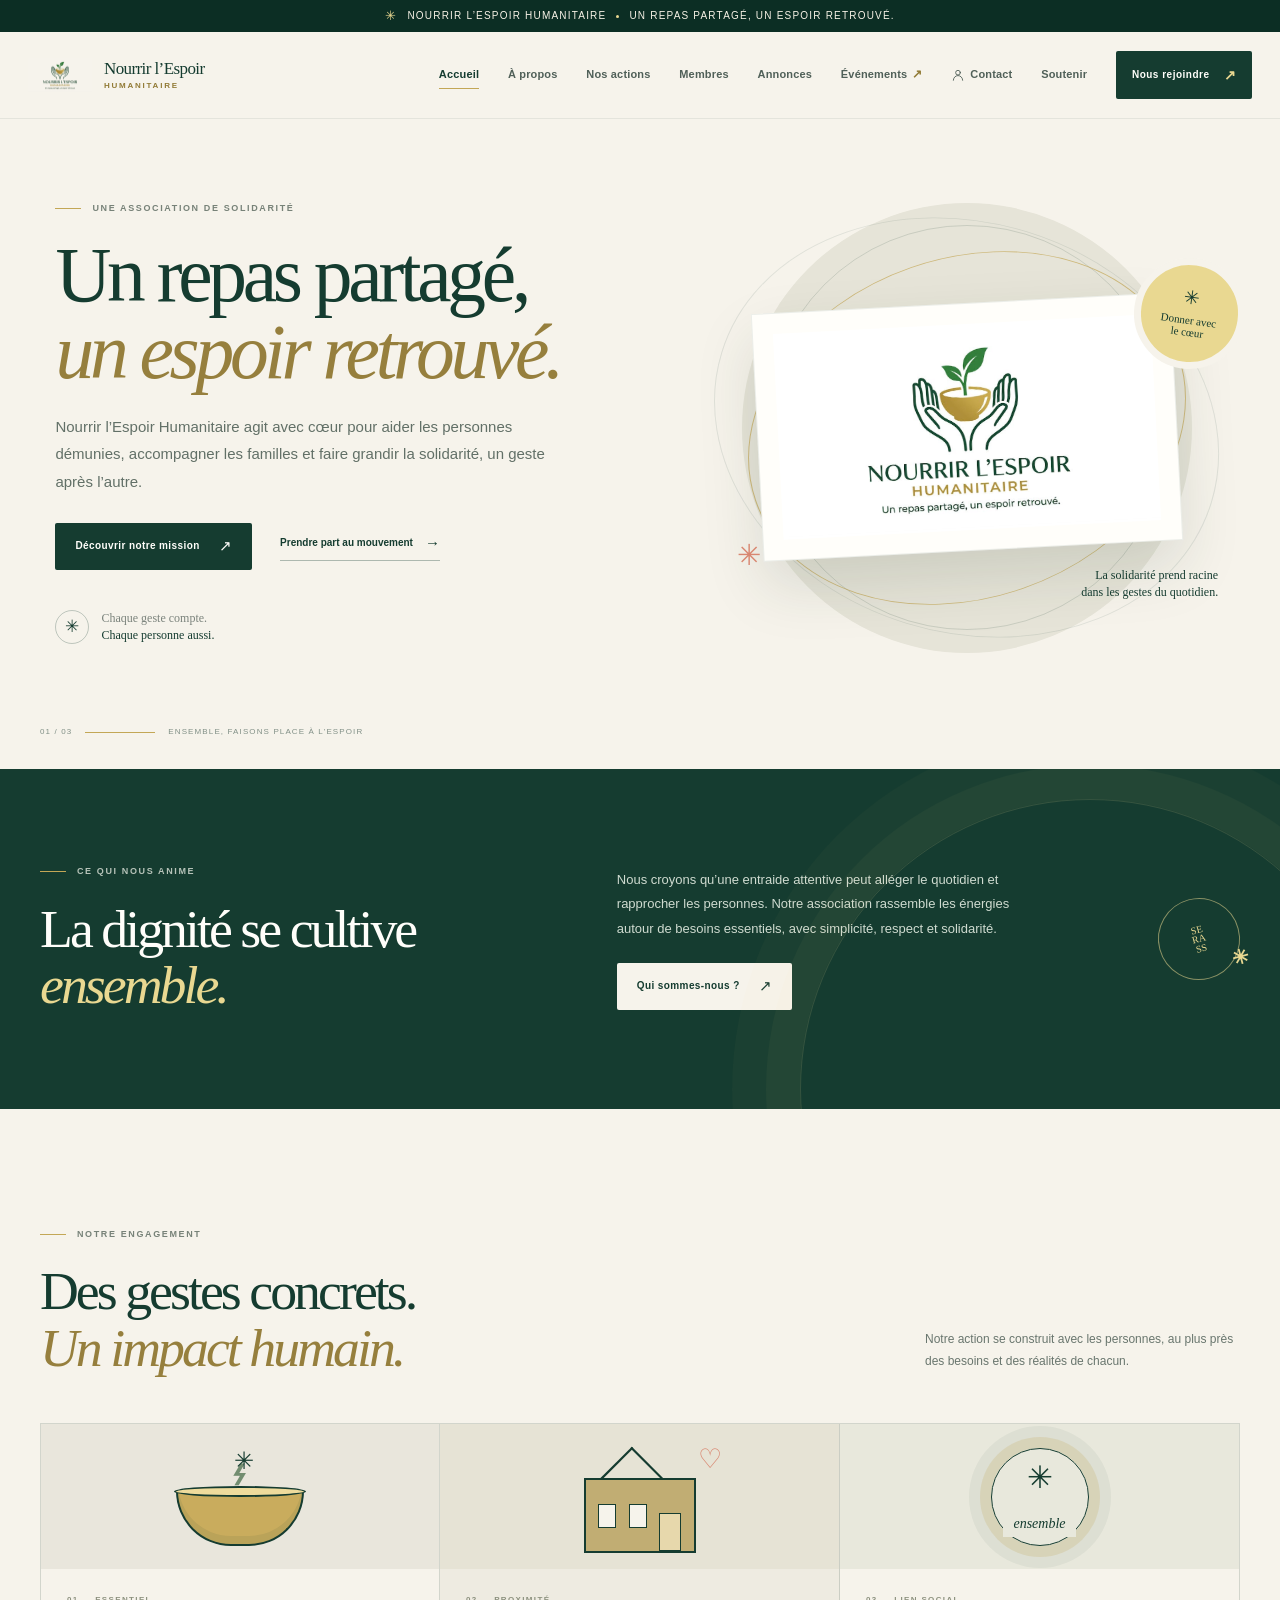
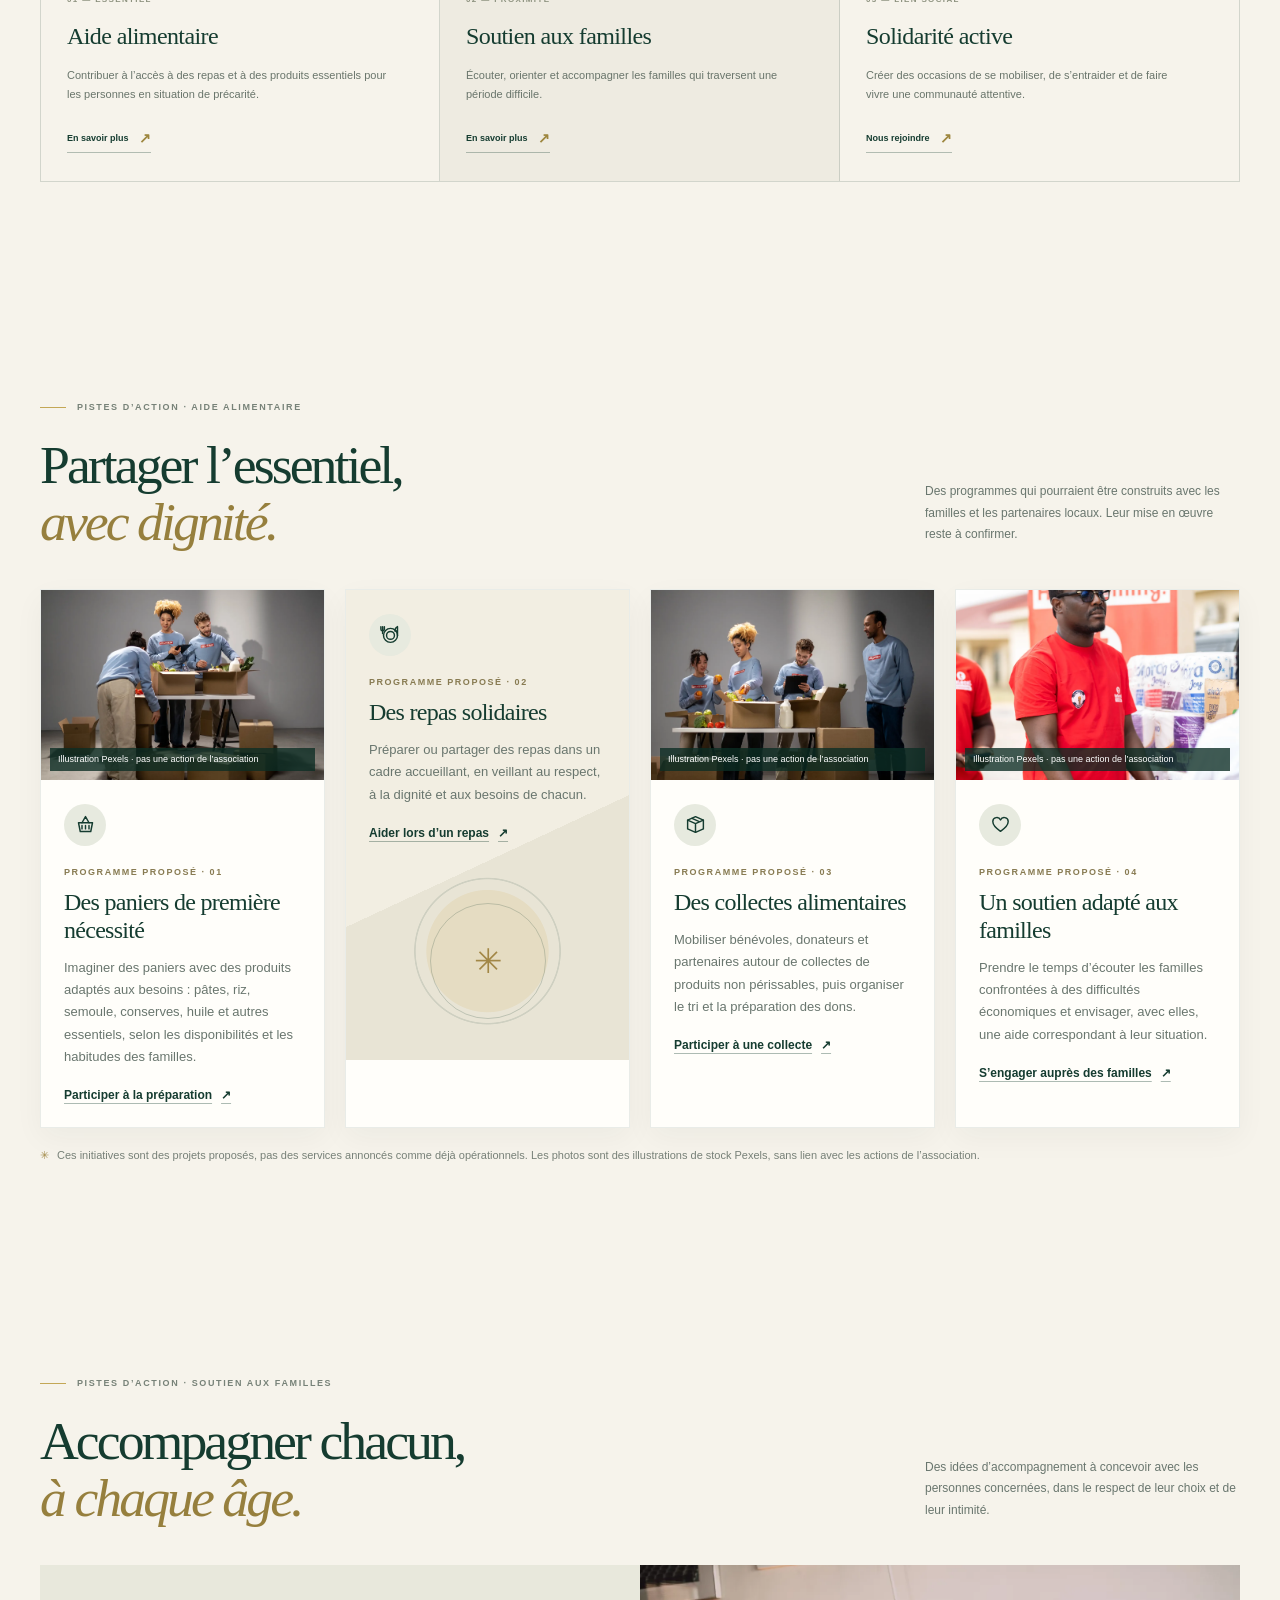
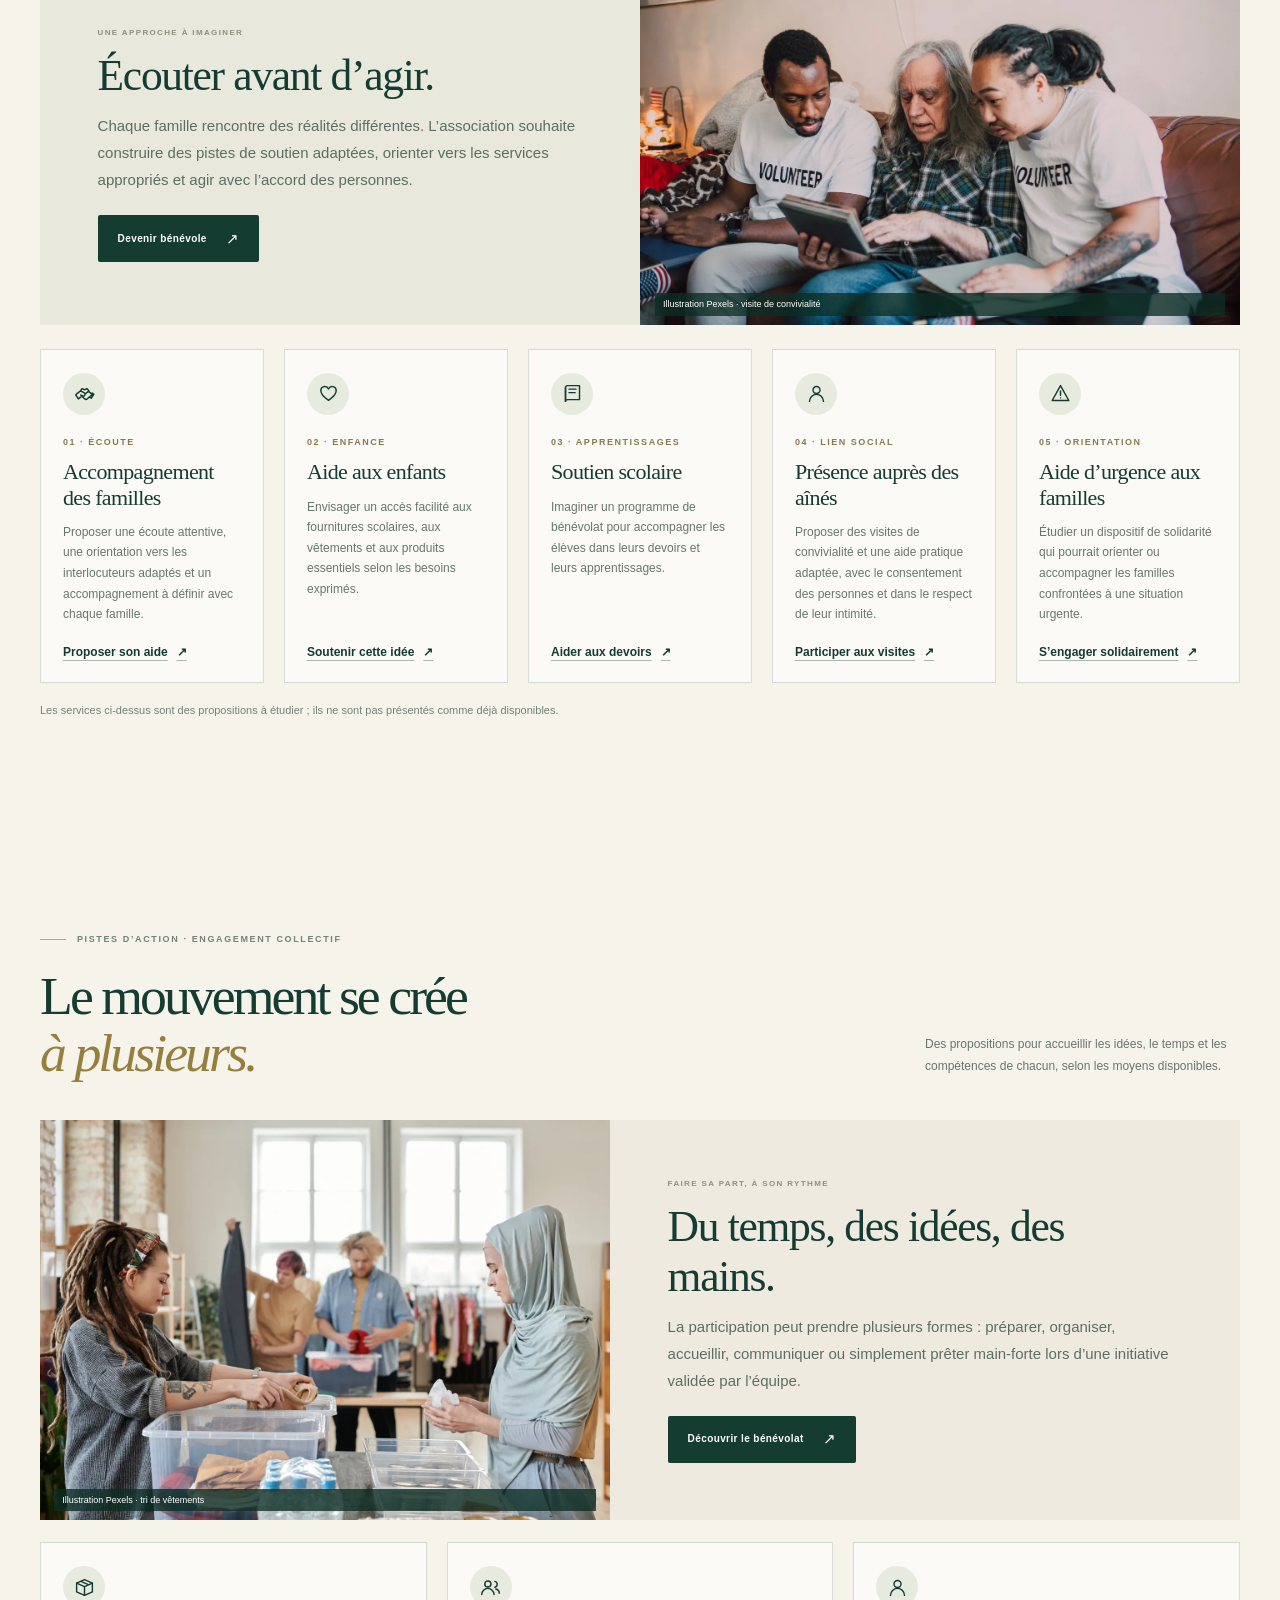
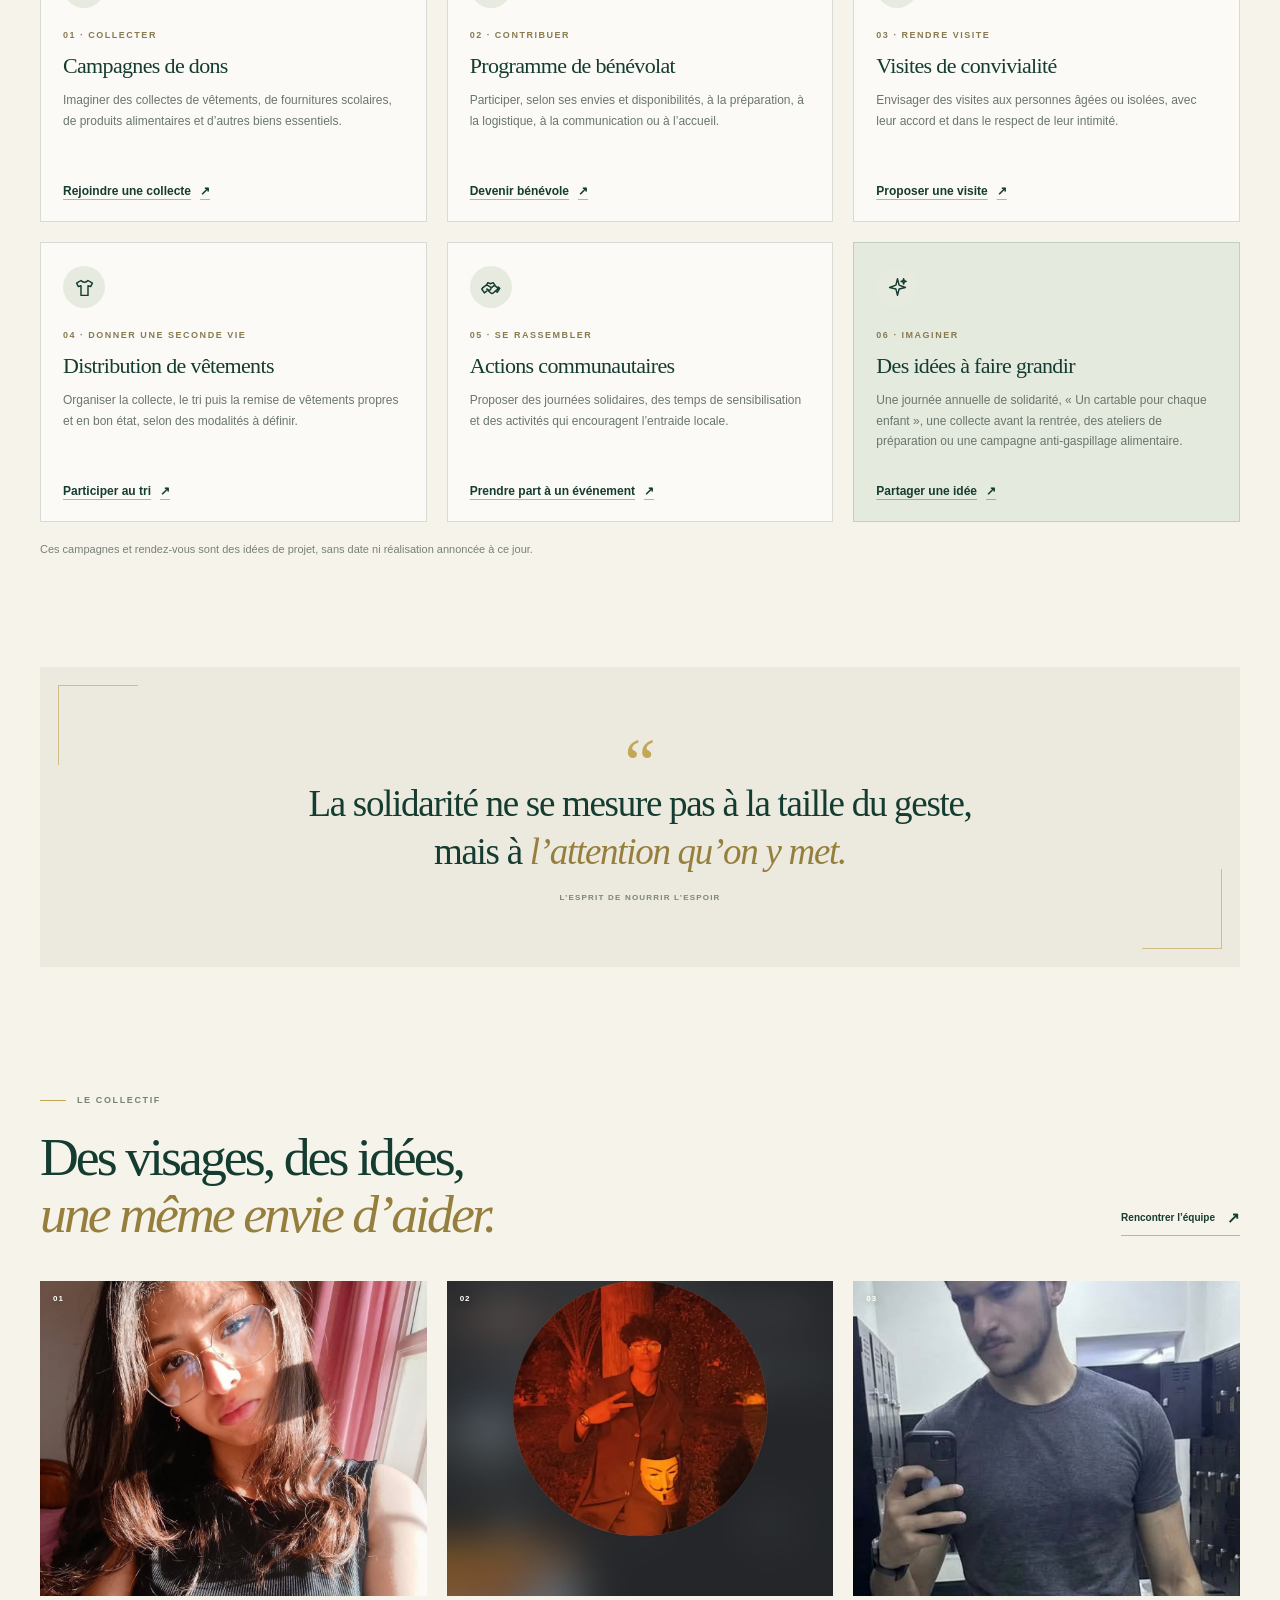
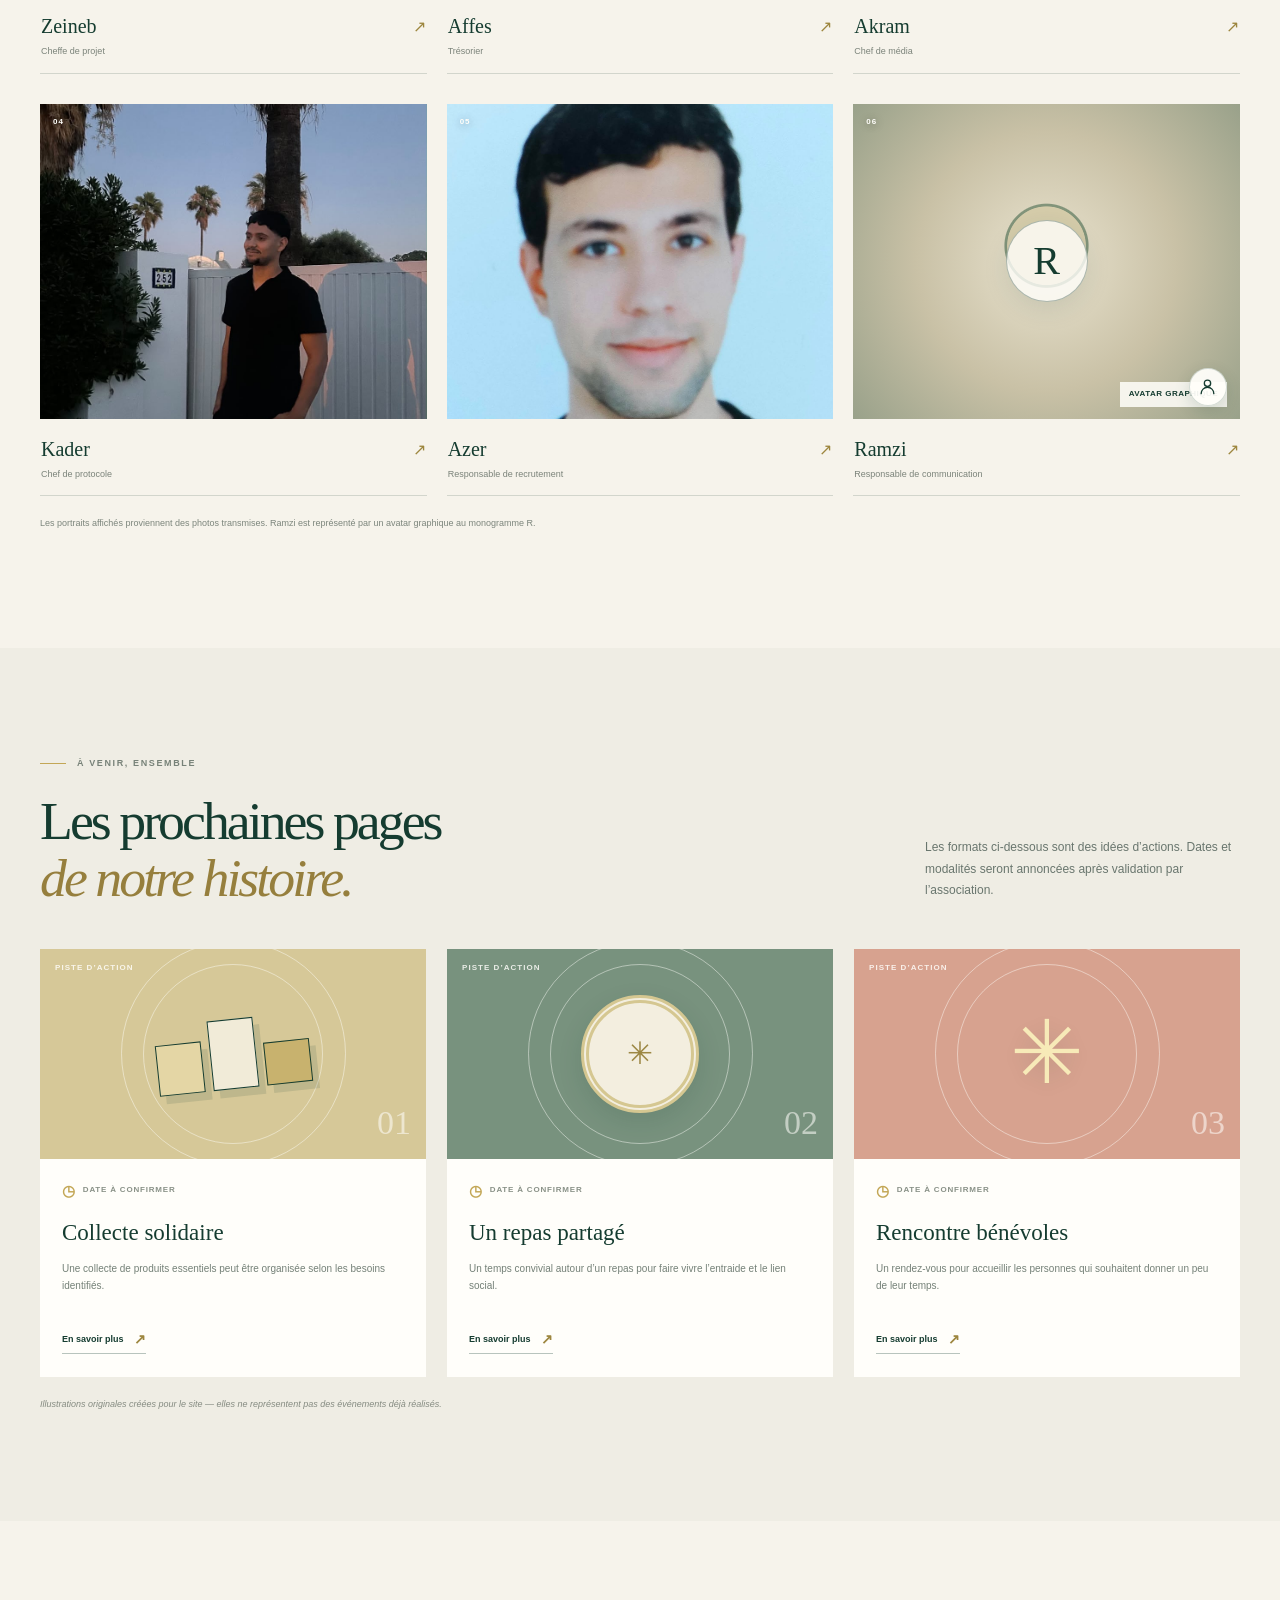
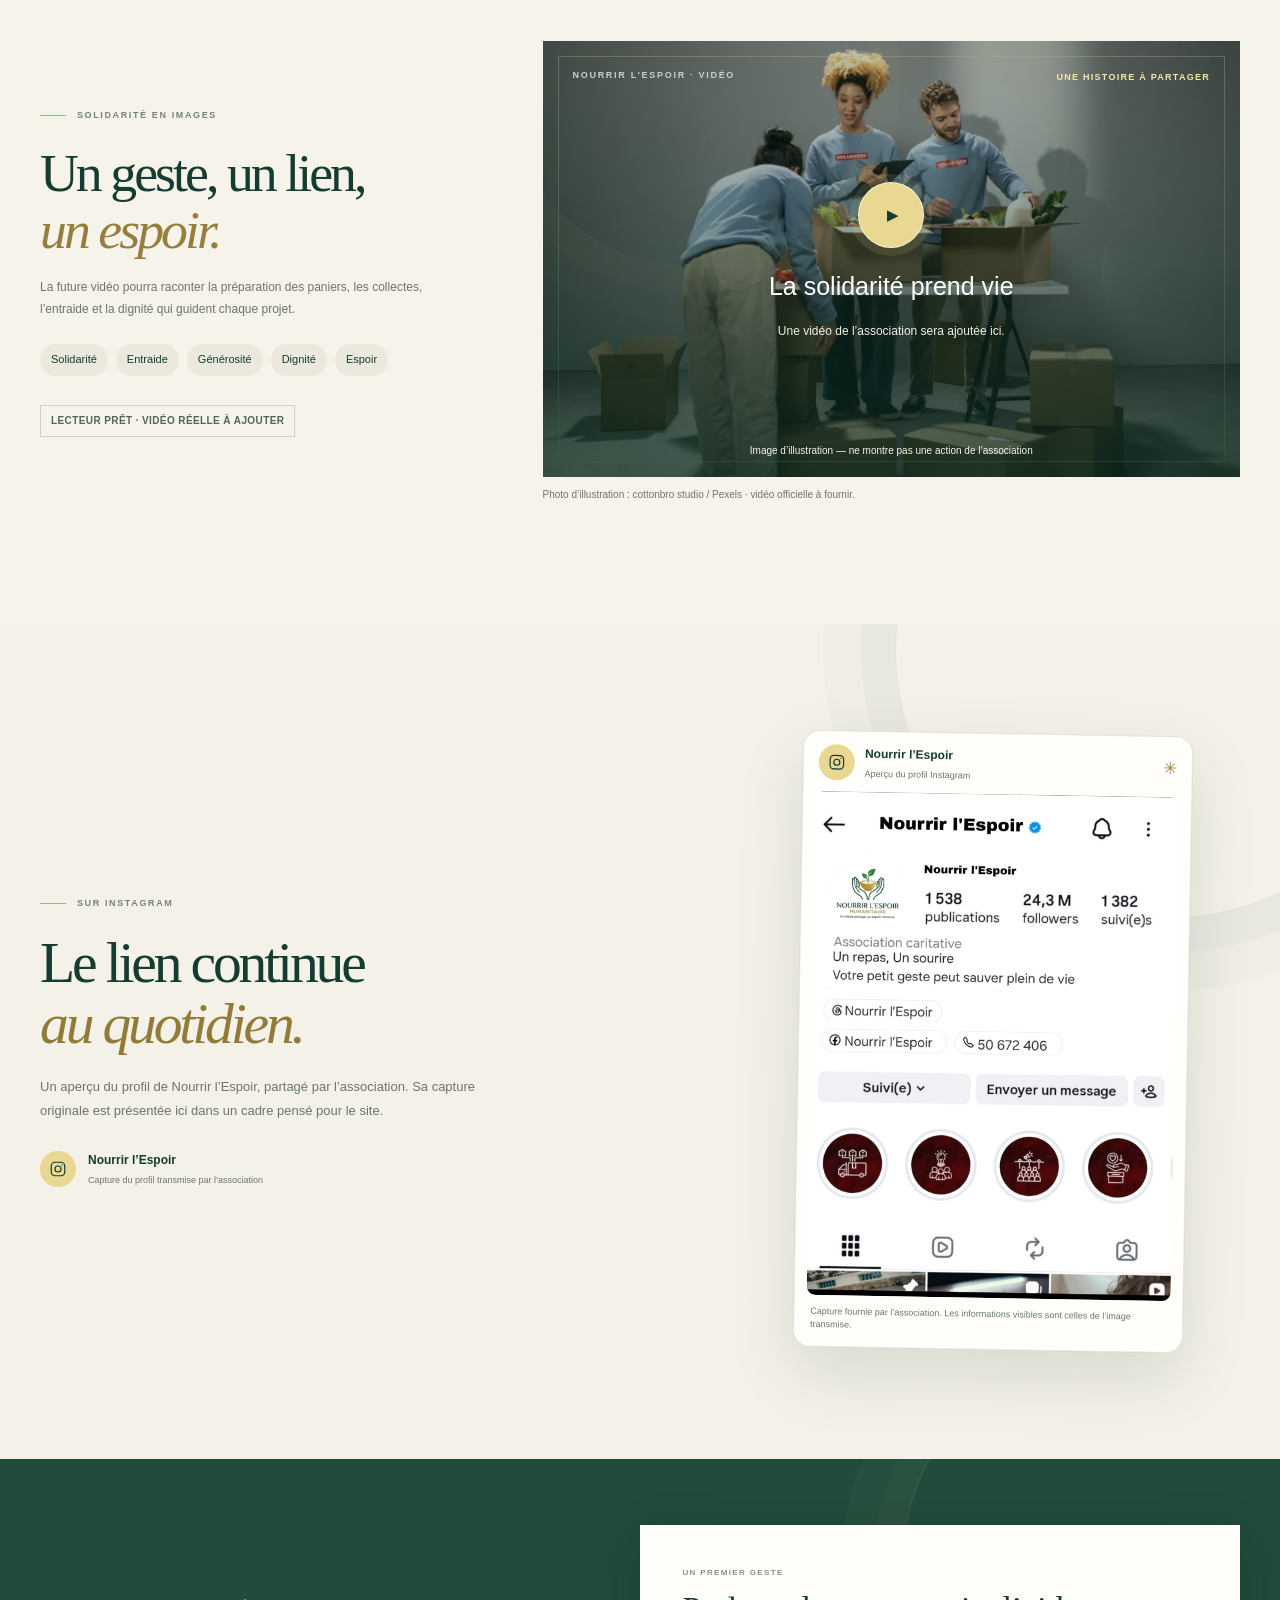
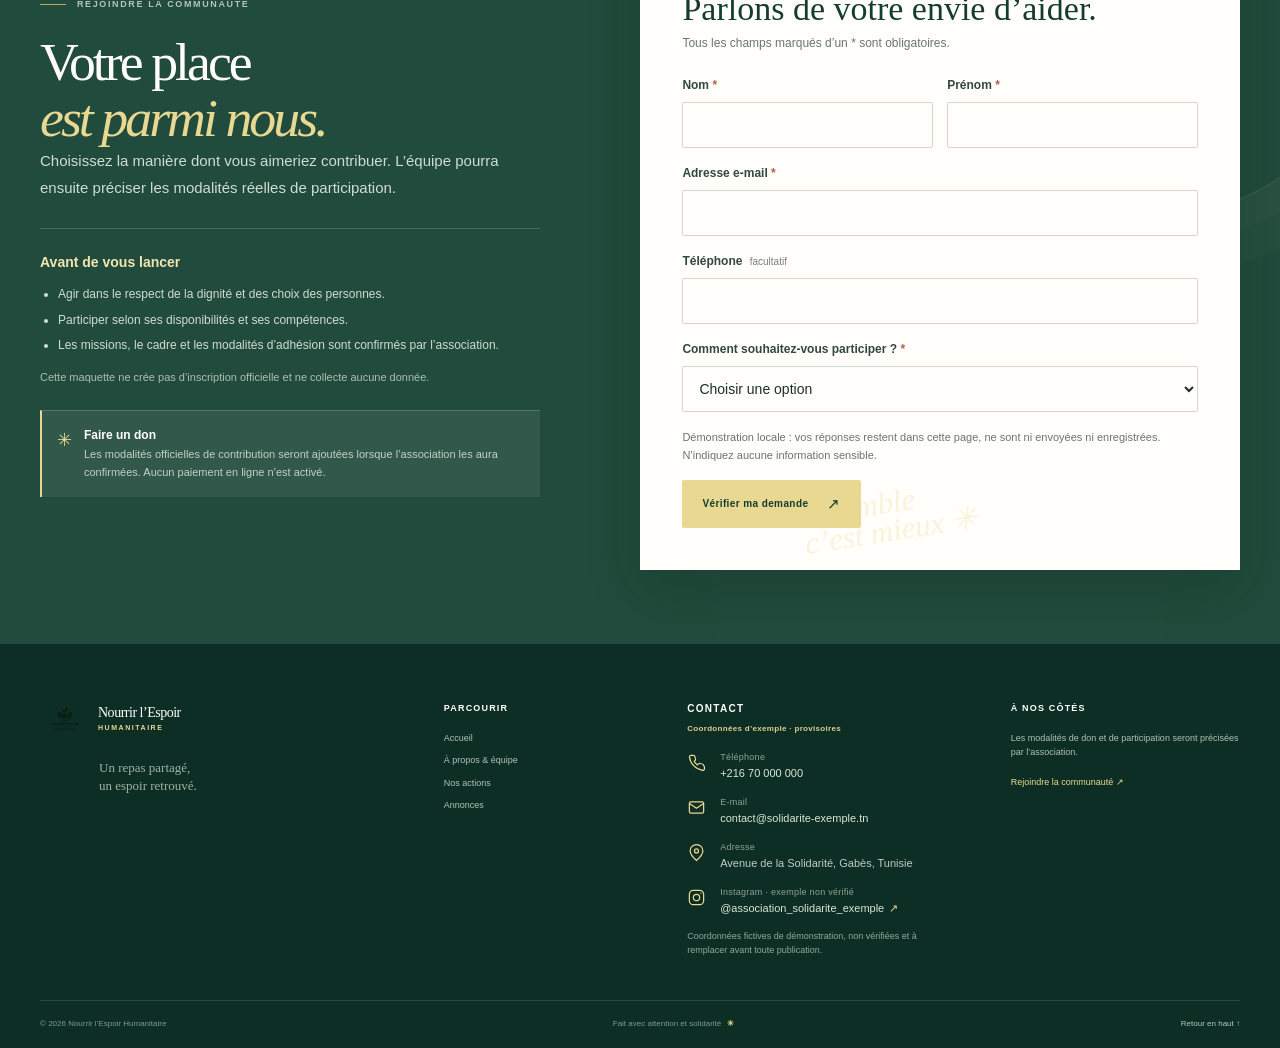
<file: index.html>
<!doctype html>
<html lang="fr">
<head>
  <meta charset="utf-8">
  <meta name="viewport" content="width=device-width, initial-scale=1">
  <meta name="theme-color" content="#153c30">
  <meta name="description" content="Nourrir l’Espoir Humanitaire : une association tournée vers l’aide aux personnes démunies, le soutien aux familles et la solidarité. Un repas partagé, un espoir retrouvé.">
  <title>Nourrir l’Espoir Humanitaire — Un repas partagé, un espoir retrouvé</title>
  <link rel="icon" href="assets/images/favicon.svg" type="image/svg+xml">
  <link rel="stylesheet" href="style.css">
  <script src="assets/site-config.js" defer></script>
  <script src="script.js" defer></script>
</head>
<body>
  <a class="skip-link" href="#main">Aller au contenu</a>
  <div class="announcement-bar"><span class="announcement-mark" aria-hidden="true">✳</span> Nourrir l’Espoir Humanitaire <span class="announcement-dot" aria-hidden="true"></span> Un repas partagé, un espoir retrouvé.</div>
  <header class="site-header">
    <div class="header-inner">
      <a class="brand" href="index.html" aria-label="Nourrir l’Espoir Humanitaire, accueil">
        <img src="assets/images/logo.jpeg" alt="Logo de Nourrir l’Espoir Humanitaire">
        <span class="brand-name">Nourrir l’Espoir <b>Humanitaire</b></span>
      </a>
      <button class="menu-toggle" type="button" aria-expanded="false" aria-controls="primary-nav" aria-label="Ouvrir le menu"><span></span><span></span></button>
      <nav class="primary-nav" id="primary-nav" aria-label="Navigation principale">
        <a class="nav-link active" href="index.html" aria-current="page">Accueil</a>
        <a class="nav-link" href="about.html">À propos</a>
        <a class="nav-link" href="#food">Nos actions</a>
        <a class="nav-link" href="#team">Membres</a>
        <a class="nav-link" href="#events">Annonces</a>
        <a class="nav-link nav-event" href="assets/documents/distribution-locale-de-nourriture.pdf" target="_blank" rel="noopener noreferrer" aria-label="Événements : ouvrir le document PDF dans un nouvel onglet">Événements <span aria-hidden="true">↗</span></a>
        <a class="nav-link nav-contact" href="#contact"><svg aria-hidden="true"><use href="assets/icons.svg#icon-person"></use></svg><span>Contact</span></a>
        <a class="nav-link" href="#community">Soutenir</a>
        <a class="nav-join" href="#community">Nous rejoindre <span aria-hidden="true">↗</span></a>
      </nav>
    </div>
  </header>

  <main id="main">
    <section class="hero section-shell">
      <div class="hero-copy reveal">
        <p class="eyebrow"><span class="eyebrow-line"></span> Une association de solidarité</p>
        <h1>Un repas partagé,<br><em>un espoir retrouvé.</em></h1>
        <p class="hero-lede">Nourrir l’Espoir Humanitaire agit avec cœur pour aider les personnes démunies, accompagner les familles et faire grandir la solidarité, un geste après l’autre.</p>
        <div class="hero-actions">
          <a class="button button-primary" href="about.html#mission">Découvrir notre mission <span aria-hidden="true">↗</span></a>
          <a class="text-link" href="#community">Prendre part au mouvement <span aria-hidden="true">→</span></a>
        </div>
        <div class="hero-note"><span class="note-seal" aria-hidden="true">✳</span><span>Chaque geste compte.<br><b>Chaque personne aussi.</b></span></div>
      </div>
      <div class="hero-art reveal" aria-label="Logo de l’association et sa devise">
        <div class="art-orbit orbit-one" aria-hidden="true"></div><div class="art-orbit orbit-two" aria-hidden="true"></div>
        <div class="hero-logo-card"><img src="assets/images/logo.jpeg" alt="Logo : Nourrir l’Espoir Humanitaire, un repas partagé, un espoir retrouvé."></div>
        <div class="hero-sticker"><span class="sticker-icon" aria-hidden="true">✳</span><span>Donner avec<br><b>le cœur</b></span></div>
        <p class="art-caption">La solidarité prend racine<br>dans les gestes du quotidien.</p>
        <span class="art-asterisk" aria-hidden="true">✳</span>
      </div>
      <div class="hero-bottomline"><span>01 / 03</span><span class="bottomline-rule"></span><span>Ensemble, faisons place à l’espoir</span></div>
    </section>

    <section class="mission-band" id="mission">
      <div class="section-shell mission-grid">
        <div class="mission-intro reveal">
          <p class="eyebrow eyebrow-light"><span class="eyebrow-line"></span> Ce qui nous anime</p>
          <h2>La dignité se cultive<br><em>ensemble.</em></h2>
        </div>
        <div class="mission-copy reveal">
          <p>Nous croyons qu’une entraide attentive peut alléger le quotidien et rapprocher les personnes. Notre association rassemble les énergies autour de besoins essentiels, avec simplicité, respect et solidarité.</p>
          <a class="button button-light" href="about.html#mission">Qui sommes-nous ? <span aria-hidden="true">↗</span></a>
        </div>
        <div class="mission-stamp" aria-hidden="true"><span>SE<br>RA<br>SS</span><b>✳</b></div>
      </div>
    </section>

    <section class="section-shell values-section" id="actions">
      <div class="section-heading reveal">
        <div><p class="eyebrow"><span class="eyebrow-line"></span> Notre engagement</p><h2>Des gestes concrets.<br><em>Un impact humain.</em></h2></div>
        <p class="heading-aside">Notre action se construit avec les personnes, au plus près des besoins et des réalités de chacun.</p>
      </div>
      <div class="values-grid">
        <article class="value-card reveal"><div class="illustration illustration-bowl" aria-hidden="true"><span class="bowl-steam">⌁</span><span class="bowl-shape"></span><span class="bowl-leaf">✳</span></div><p class="card-index">01 — ESSENTIEL</p><h3>Aide alimentaire</h3><p>Contribuer à l’accès à des repas et à des produits essentiels pour les personnes en situation de précarité.</p><a class="arrow-link" href="about.html#mission" aria-label="En savoir plus sur l’aide alimentaire">En savoir plus <span aria-hidden="true">↗</span></a></article>
        <article class="value-card value-card-highlight reveal"><div class="illustration illustration-home" aria-hidden="true"><span class="home-roof"></span><span class="home-body"><i></i><i></i><b></b></span><span class="home-heart">♡</span></div><p class="card-index">02 — PROXIMITÉ</p><h3>Soutien aux familles</h3><p>Écouter, orienter et accompagner les familles qui traversent une période difficile.</p><a class="arrow-link" href="about.html#mission" aria-label="En savoir plus sur le soutien aux familles">En savoir plus <span aria-hidden="true">↗</span></a></article>
        <article class="value-card reveal"><div class="illustration illustration-hands" aria-hidden="true"><span class="hands-ring"></span><span class="hands-sprout">✳</span><span class="hands-word">ensemble</span></div><p class="card-index">03 — LIEN SOCIAL</p><h3>Solidarité active</h3><p>Créer des occasions de se mobiliser, de s’entraider et de faire vivre une communauté attentive.</p><a class="arrow-link" href="#community" aria-label="Rejoindre les actions solidaires">Nous rejoindre <span aria-hidden="true">↗</span></a></article>
      </div>
    </section>

    <section class="initiative-section food-section" id="food">
      <div class="section-shell">
        <div class="section-heading reveal">
          <div><p class="eyebrow"><span class="eyebrow-line"></span> Pistes d’action · aide alimentaire</p><h2>Partager l’essentiel,<br><em>avec dignité.</em></h2></div>
          <p class="heading-aside">Des programmes qui pourraient être construits avec les familles et les partenaires locaux. Leur mise en œuvre reste à confirmer.</p>
        </div>
        <div class="initiative-grid initiative-grid--food food-grid">
          <article class="initiative-card reveal"><figure class="initiative-image"><img src="assets/images/food-preparation.webp" alt="Photo d’illustration Pexels : des bénévoles préparent des colis alimentaires, hors association" loading="lazy"><figcaption>Illustration Pexels · pas une action de l’association</figcaption></figure><div class="initiative-card-body"><div class="initiative-icon"><svg aria-hidden="true"><use href="assets/icons.svg#icon-basket"></use></svg></div><p class="card-index">PROGRAMME PROPOSÉ · 01</p><h3>Des paniers de première nécessité</h3><p>Imaginer des paniers avec des produits adaptés aux besoins : pâtes, riz, semoule, conserves, huile et autres essentiels, selon les disponibilités et les habitudes des familles.</p><a class="initiative-link" href="#community" data-join-type="benevolat">Participer à la préparation <span aria-hidden="true">↗</span></a></div></article>
          <article class="initiative-card reveal"><div class="initiative-card-body initiative-card-body-only"><div class="initiative-icon"><svg aria-hidden="true"><use href="assets/icons.svg#icon-plate"></use></svg></div><p class="card-index">PROGRAMME PROPOSÉ · 02</p><h3>Des repas solidaires</h3><p>Préparer ou partager des repas dans un cadre accueillant, en veillant au respect, à la dignité et aux besoins de chacun.</p><a class="initiative-link" href="#community" data-join-type="benevolat">Aider lors d’un repas <span aria-hidden="true">↗</span></a><div class="initiative-art-meal" aria-hidden="true"><span>✳</span><i></i></div></div></article>
          <article class="initiative-card reveal"><figure class="initiative-image"><img src="assets/images/food-distribution.webp" alt="Photo d’illustration Pexels : une équipe trie et prépare des dons alimentaires, hors association" loading="lazy"><figcaption>Illustration Pexels · pas une action de l’association</figcaption></figure><div class="initiative-card-body"><div class="initiative-icon"><svg aria-hidden="true"><use href="assets/icons.svg#icon-box"></use></svg></div><p class="card-index">PROGRAMME PROPOSÉ · 03</p><h3>Des collectes alimentaires</h3><p>Mobiliser bénévoles, donateurs et partenaires autour de collectes de produits non périssables, puis organiser le tri et la préparation des dons.</p><a class="initiative-link" href="#community" data-join-type="benevolat">Participer à une collecte <span aria-hidden="true">↗</span></a></div></article>
          <article class="initiative-card reveal"><figure class="initiative-image"><img src="assets/images/community-support.webp" alt="Photo d’illustration Pexels : une bénévole remet des fournitures lors d’une action communautaire, hors association" loading="lazy"><figcaption>Illustration Pexels · pas une action de l’association</figcaption></figure><div class="initiative-card-body"><div class="initiative-icon"><svg aria-hidden="true"><use href="assets/icons.svg#icon-heart"></use></svg></div><p class="card-index">PROGRAMME PROPOSÉ · 04</p><h3>Un soutien adapté aux familles</h3><p>Prendre le temps d’écouter les familles confrontées à des difficultés économiques et envisager, avec elles, une aide correspondant à leur situation.</p><a class="initiative-link" href="#community" data-join-type="adhesion">S’engager auprès des familles <span aria-hidden="true">↗</span></a></div></article>
        </div>
        <p class="initiative-disclaimer"><span aria-hidden="true">✳</span> Ces initiatives sont des projets proposés, pas des services annoncés comme déjà opérationnels. Les photos sont des illustrations de stock Pexels, sans lien avec les actions de l’association.</p>
      </div>
    </section>

    <section class="initiative-section family-section" id="families">
      <div class="section-shell">
        <div class="section-heading reveal">
          <div><p class="eyebrow"><span class="eyebrow-line"></span> Pistes d’action · soutien aux familles</p><h2>Accompagner chacun,<br><em>à chaque âge.</em></h2></div>
          <p class="heading-aside">Des idées d’accompagnement à concevoir avec les personnes concernées, dans le respect de leur choix et de leur intimité.</p>
        </div>
        <div class="family-feature reveal"><div class="family-feature-copy"><p class="card-index">UNE APPROCHE À IMAGINER</p><h3>Écouter avant d’agir.</h3><p>Chaque famille rencontre des réalités différentes. L’association souhaite construire des pistes de soutien adaptées, orienter vers les services appropriés et agir avec l’accord des personnes.</p><a class="button button-primary" href="#community" data-join-type="benevolat">Devenir bénévole <span aria-hidden="true">↗</span></a></div><figure class="family-feature-image"><img src="assets/images/family-visit.webp" alt="Photo d’illustration Pexels : un bénévole échange avec une personne âgée à domicile, hors association" loading="lazy"><figcaption>Illustration Pexels · visite de convivialité</figcaption></figure></div>
        <div class="initiative-grid initiative-grid--services service-grid">
          <article class="service-card reveal"><span class="service-icon"><svg aria-hidden="true"><use href="assets/icons.svg#icon-hands"></use></svg></span><p class="card-index">01 · ÉCOUTE</p><h3>Accompagnement des familles</h3><p>Proposer une écoute attentive, une orientation vers les interlocuteurs adaptés et un accompagnement à définir avec chaque famille.</p><a href="#community" data-join-type="benevolat">Proposer son aide <span aria-hidden="true">↗</span></a></article>
          <article class="service-card reveal"><span class="service-icon"><svg aria-hidden="true"><use href="assets/icons.svg#icon-heart"></use></svg></span><p class="card-index">02 · ENFANCE</p><h3>Aide aux enfants</h3><p>Envisager un accès facilité aux fournitures scolaires, aux vêtements et aux produits essentiels selon les besoins exprimés.</p><a href="#community" data-join-type="benevolat">Soutenir cette idée <span aria-hidden="true">↗</span></a></article>
          <article class="service-card reveal"><span class="service-icon"><svg aria-hidden="true"><use href="assets/icons.svg#icon-book"></use></svg></span><p class="card-index">03 · APPRENTISSAGES</p><h3>Soutien scolaire</h3><p>Imaginer un programme de bénévolat pour accompagner les élèves dans leurs devoirs et leurs apprentissages.</p><a href="#community" data-join-type="benevolat">Aider aux devoirs <span aria-hidden="true">↗</span></a></article>
          <article class="service-card reveal"><span class="service-icon"><svg aria-hidden="true"><use href="assets/icons.svg#icon-person"></use></svg></span><p class="card-index">04 · LIEN SOCIAL</p><h3>Présence auprès des aînés</h3><p>Proposer des visites de convivialité et une aide pratique adaptée, avec le consentement des personnes et dans le respect de leur intimité.</p><a href="#community" data-join-type="benevolat">Participer aux visites <span aria-hidden="true">↗</span></a></article>
          <article class="service-card reveal"><span class="service-icon"><svg aria-hidden="true"><use href="assets/icons.svg#icon-alert"></use></svg></span><p class="card-index">05 · ORIENTATION</p><h3>Aide d’urgence aux familles</h3><p>Étudier un dispositif de solidarité qui pourrait orienter ou accompagner les familles confrontées à une situation urgente.</p><a href="#community" data-join-type="adhesion">S’engager solidairement <span aria-hidden="true">↗</span></a></article>
        </div>
        <p class="initiative-disclaimer">Les services ci-dessus sont des propositions à étudier ; ils ne sont pas présentés comme déjà disponibles.</p>
      </div>
    </section>

    <section class="initiative-section collective-section" id="solidarity">
      <div class="section-shell">
        <div class="section-heading reveal">
          <div><p class="eyebrow"><span class="eyebrow-line"></span> Pistes d’action · engagement collectif</p><h2>Le mouvement se crée<br><em>à plusieurs.</em></h2></div>
          <p class="heading-aside">Des propositions pour accueillir les idées, le temps et les compétences de chacun, selon les moyens disponibles.</p>
        </div>
        <div class="collective-feature reveal"><figure class="collective-photo"><img src="assets/images/clothing-collection.webp" alt="Photo d’illustration Pexels : des bénévoles trient des vêtements donnés, hors association" loading="lazy"><figcaption>Illustration Pexels · tri de vêtements</figcaption></figure><div class="collective-feature-copy"><p class="card-index">FAIRE SA PART, À SON RYTHME</p><h3>Du temps, des idées, des mains.</h3><p>La participation peut prendre plusieurs formes : préparer, organiser, accueillir, communiquer ou simplement prêter main-forte lors d’une initiative validée par l’équipe.</p><a class="button button-primary" href="#community" data-join-type="benevolat">Découvrir le bénévolat <span aria-hidden="true">↗</span></a></div></div>
        <div class="initiative-grid initiative-grid--actions action-grid">
          <article class="action-card reveal"><span class="service-icon"><svg aria-hidden="true"><use href="assets/icons.svg#icon-box"></use></svg></span><p class="card-index">01 · COLLECTER</p><h3>Campagnes de dons</h3><p>Imaginer des collectes de vêtements, de fournitures scolaires, de produits alimentaires et d’autres biens essentiels.</p><a href="#community" data-join-type="benevolat">Rejoindre une collecte <span aria-hidden="true">↗</span></a></article>
          <article class="action-card reveal"><span class="service-icon"><svg aria-hidden="true"><use href="assets/icons.svg#icon-users"></use></svg></span><p class="card-index">02 · CONTRIBUER</p><h3>Programme de bénévolat</h3><p>Participer, selon ses envies et disponibilités, à la préparation, à la logistique, à la communication ou à l’accueil.</p><a href="#community" data-join-type="benevolat">Devenir bénévole <span aria-hidden="true">↗</span></a></article>
          <article class="action-card reveal"><span class="service-icon"><svg aria-hidden="true"><use href="assets/icons.svg#icon-person"></use></svg></span><p class="card-index">03 · RENDRE VISITE</p><h3>Visites de convivialité</h3><p>Envisager des visites aux personnes âgées ou isolées, avec leur accord et dans le respect de leur intimité.</p><a href="#community" data-join-type="benevolat">Proposer une visite <span aria-hidden="true">↗</span></a></article>
          <article class="action-card reveal"><span class="service-icon"><svg aria-hidden="true"><use href="assets/icons.svg#icon-shirt"></use></svg></span><p class="card-index">04 · DONNER UNE SECONDE VIE</p><h3>Distribution de vêtements</h3><p>Organiser la collecte, le tri puis la remise de vêtements propres et en bon état, selon des modalités à définir.</p><a href="#community" data-join-type="evenements">Participer au tri <span aria-hidden="true">↗</span></a></article>
          <article class="action-card reveal"><span class="service-icon"><svg aria-hidden="true"><use href="assets/icons.svg#icon-hands"></use></svg></span><p class="card-index">05 · SE RASSEMBLER</p><h3>Actions communautaires</h3><p>Proposer des journées solidaires, des temps de sensibilisation et des activités qui encouragent l’entraide locale.</p><a href="#community" data-join-type="evenements">Prendre part à un événement <span aria-hidden="true">↗</span></a></article>
          <article class="action-card action-card-highlight reveal"><span class="service-icon"><svg aria-hidden="true"><use href="assets/icons.svg#icon-spark"></use></svg></span><p class="card-index">06 · IMAGINER</p><h3>Des idées à faire grandir</h3><p>Une journée annuelle de solidarité, « Un cartable pour chaque enfant », une collecte avant la rentrée, des ateliers de préparation ou une campagne anti-gaspillage alimentaire.</p><a href="#community" data-join-type="adhesion">Partager une idée <span aria-hidden="true">↗</span></a></article>
        </div>
        <p class="initiative-disclaimer">Ces campagnes et rendez-vous sont des idées de projet, sans date ni réalisation annoncée à ce jour.</p>
      </div>
    </section>

    <section class="quote-section section-shell reveal">
      <span class="quote-ornament" aria-hidden="true">“</span>
      <p>La solidarité ne se mesure pas à la taille du geste,<br>mais à <em>l’attention qu’on y met.</em></p>
      <span class="quote-credit">L’esprit de Nourrir l’Espoir</span>
    </section>

    <section class="team-section section-shell" id="team">
      <div class="section-heading reveal">
        <div><p class="eyebrow"><span class="eyebrow-line"></span> Le collectif</p><h2>Des visages, des idées,<br><em>une même envie d’aider.</em></h2></div>
        <a class="text-link heading-link" href="about.html#members">Rencontrer l’équipe <span aria-hidden="true">↗</span></a>
      </div>
      <div class="team-grid team-grid-home">
        <a class="team-card reveal" href="about.html?member=zeineb#members" aria-label="Zeineb, Cheffe de projet"><div class="team-photo"><img src="assets/images/zaineb.jpeg" alt="Zeineb, Cheffe de projet" loading="lazy"><span class="photo-index">01</span></div><div class="team-meta"><h3>Zeineb</h3><p>Cheffe de projet</p><span class="team-arrow" aria-hidden="true">↗</span></div></a>
        <a class="team-card reveal" href="about.html?member=affes#members" aria-label="Affes, Trésorier"><div class="team-photo affes-photo"><img src="assets/images/affes.jpeg" alt="Affes, Trésorier" loading="lazy"><span class="photo-index">02</span></div><div class="team-meta"><h3>Affes</h3><p>Trésorier</p><span class="team-arrow" aria-hidden="true">↗</span></div></a>
        <a class="team-card reveal" href="about.html?member=akram#members" aria-label="Akram, Chef de média"><div class="team-photo"><img src="assets/images/akram.jpeg" alt="Akram, Chef de média" loading="lazy"><span class="photo-index">03</span></div><div class="team-meta"><h3>Akram</h3><p>Chef de média</p><span class="team-arrow" aria-hidden="true">↗</span></div></a>
        <a class="team-card reveal" href="about.html?member=kader#members" aria-label="Kader, Chef de protocole"><div class="team-photo"><img src="assets/images/kader.jpeg" alt="Kader, Chef de protocole" loading="lazy"><span class="photo-index">04</span></div><div class="team-meta"><h3>Kader</h3><p>Chef de protocole</p><span class="team-arrow" aria-hidden="true">↗</span></div></a>
        <a class="team-card reveal" href="about.html?member=azer#members" aria-label="Azer, Responsable de recrutement"><div class="team-photo"><img src="assets/images/azer.jpeg" alt="Azer, Responsable de recrutement" loading="lazy"><span class="photo-index">05</span></div><div class="team-meta"><h3>Azer</h3><p>Responsable de recrutement</p><span class="team-arrow" aria-hidden="true">↗</span></div></a>
        <a class="team-card team-card-pending reveal" href="about.html?member=ramzi#members" aria-label="Ramzi, Responsable de communication, avatar graphique"><div class="team-photo pending-photo"><span class="pending-initial" aria-hidden="true">R</span><span class="person-mark-mini" aria-hidden="true"><svg><use href="assets/icons.svg#icon-person"></use></svg></span><span class="photo-index">06</span><span class="pending-tag">Avatar graphique</span></div><div class="team-meta"><h3>Ramzi</h3><p>Responsable de communication</p><span class="team-arrow" aria-hidden="true">↗</span></div></a>
      </div>
      <p class="photo-note">Les portraits affichés proviennent des photos transmises. Ramzi est représenté par un avatar graphique au monogramme R.</p>
    </section>

    <section class="events-section" id="events">
      <div class="section-shell">
        <div class="section-heading reveal">
          <div><p class="eyebrow"><span class="eyebrow-line"></span> À venir, ensemble</p><h2>Les prochaines pages<br><em>de notre histoire.</em></h2></div>
          <p class="heading-aside">Les formats ci-dessous sont des idées d’actions. Dates et modalités seront annoncées après validation par l’association.</p>
        </div>
        <div class="events-grid">
          <article class="event-card reveal" data-event="collecte"><div class="event-art event-art-gold"><span class="event-art-label">Piste d’action</span><div class="event-boxes" aria-hidden="true"><i></i><i></i><i></i></div><span class="event-art-number">01</span></div><div class="event-content"><div class="event-date"><span class="date-icon" aria-hidden="true">◷</span> Date à confirmer</div><h3>Collecte solidaire</h3><p>Une collecte de produits essentiels peut être organisée selon les besoins identifiés.</p><button class="event-link" type="button" data-open-event="collecte">En savoir plus <span aria-hidden="true">↗</span></button></div></article>
          <article class="event-card reveal" data-event="repas"><div class="event-art event-art-green"><span class="event-art-label">Piste d’action</span><div class="event-plate" aria-hidden="true"><span>✳</span></div><span class="event-art-number">02</span></div><div class="event-content"><div class="event-date"><span class="date-icon" aria-hidden="true">◷</span> Date à confirmer</div><h3>Un repas partagé</h3><p>Un temps convivial autour d’un repas pour faire vivre l’entraide et le lien social.</p><button class="event-link" type="button" data-open-event="repas">En savoir plus <span aria-hidden="true">↗</span></button></div></article>
          <article class="event-card reveal" data-event="benevoles"><div class="event-art event-art-rose"><span class="event-art-label">Piste d’action</span><div class="event-spark" aria-hidden="true">✳</div><span class="event-art-number">03</span></div><div class="event-content"><div class="event-date"><span class="date-icon" aria-hidden="true">◷</span> Date à confirmer</div><h3>Rencontre bénévoles</h3><p>Un rendez-vous pour accueillir les personnes qui souhaitent donner un peu de leur temps.</p><button class="event-link" type="button" data-open-event="benevoles">En savoir plus <span aria-hidden="true">↗</span></button></div></article>
        </div>
        <p class="content-note">Illustrations originales créées pour le site — elles ne représentent pas des événements déjà réalisés.</p>
      </div>
    </section>

    <section class="video-section section-shell" id="video">
      <div class="video-copy reveal"><p class="eyebrow"><span class="eyebrow-line"></span> Solidarité en images</p><h2>Un geste, un lien,<br><em>un espoir.</em></h2><p>La future vidéo pourra raconter la préparation des paniers, les collectes, l’entraide et la dignité qui guident chaque projet.</p><ul class="video-values"><li>Solidarité</li><li>Entraide</li><li>Générosité</li><li>Dignité</li><li>Espoir</li></ul><span class="small-label">Lecteur prêt · vidéo réelle à ajouter</span></div>
      <div class="video-media reveal">
        <div class="video-placeholder" data-video-placeholder>
          <img class="video-poster-image" src="assets/images/food-preparation.webp" alt="Photo d’illustration Pexels : préparation de dons alimentaires par des bénévoles, hors association" loading="lazy">
          <div class="video-overlay"><span class="video-frame-mark">NOURRIR L’ESPOIR <b>·</b> VIDÉO</span><span class="video-overlay-label">UNE HISTOIRE À PARTAGER</span><button class="video-play" type="button" data-video-notice aria-label="À propos de la future vidéo de l’association">▶</button><p>La solidarité prend vie<br><span>Une vidéo de l’association sera ajoutée ici.</span></p><small>Image d’illustration — ne montre pas une action de l’association</small></div>
        </div>
        <video class="association-video" id="association-video" controls playsinline preload="none" poster="assets/images/food-preparation.webp" aria-label="Vidéo de présentation de Nourrir l’Espoir Humanitaire" hidden></video>
        <p class="video-credit">Photo d’illustration : cottonbro studio / Pexels · vidéo officielle à fournir.</p>
      </div>
    </section>

    <section class="instagram-section" id="instagram" aria-labelledby="instagram-title">
      <div class="section-shell instagram-shell">
        <div class="instagram-copy">
          <p class="eyebrow"><span class="eyebrow-line"></span> Sur Instagram</p>
          <h2 id="instagram-title">Le lien continue<br><em>au quotidien.</em></h2>
          <p>Un aperçu du profil de Nourrir l’Espoir, partagé par l’association. Sa capture originale est présentée ici dans un cadre pensé pour le site.</p>
          <div class="instagram-source">
            <span class="instagram-badge" aria-hidden="true"><svg><use href="assets/icons.svg#icon-instagram"></use></svg></span>
            <span><strong>Nourrir l’Espoir</strong><small>Capture du profil transmise par l’association</small></span>
          </div>
        </div>
        <figure class="instagram-card">
          <div class="instagram-card-head">
            <span class="instagram-badge" aria-hidden="true"><svg><use href="assets/icons.svg#icon-instagram"></use></svg></span>
            <span><strong>Nourrir l’Espoir</strong><small>Aperçu du profil Instagram</small></span>
            <span class="instagram-card-mark" aria-hidden="true">✳</span>
          </div>
          <img src="assets/images/instagram-profile.jpeg" alt="Capture d’écran du profil Instagram Nourrir l’Espoir fournie par l’association" width="1157" height="1600" loading="lazy" decoding="async">
          <figcaption>Capture fournie par l’association. Les informations visibles sont celles de l’image transmise.</figcaption>
        </figure>
      </div>
    </section>

    <section class="support-section" id="community">
      <div class="section-shell join-layout reveal">
        <div class="join-intro"><p class="eyebrow eyebrow-light"><span class="eyebrow-line"></span> Rejoindre la communauté</p><h2>Votre place<br><em>est parmi nous.</em></h2><p>Choisissez la manière dont vous aimeriez contribuer. L’équipe pourra ensuite préciser les modalités réelles de participation.</p>
          <div class="join-conditions"><h3>Avant de vous lancer</h3><ul><li>Agir dans le respect de la dignité et des choix des personnes.</li><li>Participer selon ses disponibilités et ses compétences.</li><li>Les missions, le cadre et les modalités d’adhésion sont confirmés par l’association.</li></ul><p>Cette maquette ne crée pas d’inscription officielle et ne collecte aucune donnée.</p></div>
          <div class="donation-note"><span aria-hidden="true">✳</span><p><b>Faire un don</b><br>Les modalités officielles de contribution seront ajoutées lorsque l’association les aura confirmées. Aucun paiement en ligne n’est activé.</p></div>
        </div>
        <form class="join-form" id="join-form">
          <div class="form-heading"><span class="card-index">UN PREMIER GESTE</span><h3>Parlons de votre envie d’aider.</h3><p>Tous les champs marqués d’un * sont obligatoires.</p></div>
          <div class="form-grid"><div class="form-field"><label for="join-last-name">Nom <span aria-hidden="true">*</span></label><input id="join-last-name" name="nom" autocomplete="family-name" required maxlength="80"></div><div class="form-field"><label for="join-first-name">Prénom <span aria-hidden="true">*</span></label><input id="join-first-name" name="prenom" autocomplete="given-name" required maxlength="80"></div><div class="form-field form-field-wide"><label for="join-email">Adresse e-mail <span aria-hidden="true">*</span></label><input id="join-email" name="email" type="email" autocomplete="email" required maxlength="160" aria-describedby="form-privacy-note"></div><div class="form-field form-field-wide"><label for="join-phone">Téléphone <span class="optional-label">facultatif</span></label><input id="join-phone" name="telephone" type="tel" autocomplete="tel" maxlength="40"></div><div class="form-field form-field-wide"><label for="join-type">Comment souhaitez-vous participer ? <span aria-hidden="true">*</span></label><select id="join-type" name="participation" required><option value="">Choisir une option</option><option value="benevolat">Bénévolat</option><option value="adhesion">Adhésion</option><option value="evenements">Participation aux événements</option></select></div></div>
          <p class="form-privacy" id="form-privacy-note">Démonstration locale : vos réponses restent dans cette page, ne sont ni envoyées ni enregistrées. N’indiquez aucune information sensible.</p>
          <button class="button button-gold form-submit" type="submit">Vérifier ma demande <span aria-hidden="true">↗</span></button>
          <p class="form-status" id="join-status" role="status" aria-live="polite" tabindex="-1" hidden></p>
        </form>
        <span class="support-scribble" aria-hidden="true">ensemble<br>c’est mieux ✳</span>
      </div>
    </section>
  </main>

  <footer class="site-footer" id="contact">
    <div class="section-shell footer-top"><div class="footer-brand"><a class="brand brand-footer" href="index.html"><img src="assets/images/logo.jpeg" alt=""><span class="brand-name">Nourrir l’Espoir <b>Humanitaire</b></span></a><p>Un repas partagé,<br>un espoir retrouvé.</p></div><div class="footer-column"><h2>Parcourir</h2><a href="index.html">Accueil</a><a href="about.html">À propos & équipe</a><a href="#food">Nos actions</a><a href="#events">Annonces</a></div><div class="footer-contact"><h2>Contact <span class="provisional-label">Coordonnées d’exemple · provisoires</span></h2><ul class="contact-list"><li><svg class="contact-icon" aria-hidden="true"><use href="assets/icons.svg#icon-phone"></use></svg><span><small>Téléphone</small><a data-contact-value="phone" href="tel:+21670000000">+216 70 000 000</a></span></li><li><svg class="contact-icon" aria-hidden="true"><use href="assets/icons.svg#icon-mail"></use></svg><span><small>E-mail</small><a data-contact-value="email" href="mailto:contact@solidarite-exemple.tn">contact@solidarite-exemple.tn</a></span></li><li><svg class="contact-icon" aria-hidden="true"><use href="assets/icons.svg#icon-pin"></use></svg><span><small>Adresse</small><span data-contact-value="address">Avenue de la Solidarité, Gabès, Tunisie</span></span></li><li><svg class="contact-icon" aria-hidden="true"><use href="assets/icons.svg#icon-instagram"></use></svg><span><small>Instagram · exemple non vérifié</small><a class="instagram-link" data-contact-value="instagramHandle" href="https://www.instagram.com/association_solidarite_exemple/" target="_blank" rel="noopener noreferrer">@association_solidarite_exemple <span aria-hidden="true">↗</span></a></span></li></ul><p class="contact-disclaimer">Coordonnées fictives de démonstration, non vérifiées et à remplacer avant toute publication.</p></div><div class="footer-column"><h2>À nos côtés</h2><p>Les modalités de don et de participation seront précisées par l’association.</p><a class="footer-join" href="#community">Rejoindre la communauté ↗</a></div></div>
    <div class="section-shell footer-bottom"><span>© <span data-current-year>2026</span> Nourrir l’Espoir Humanitaire</span><span>Fait avec attention et solidarité <b aria-hidden="true">✳</b></span><a href="#main">Retour en haut ↑</a></div>
  </footer>

  <dialog class="event-dialog" aria-labelledby="event-dialog-title"><button class="dialog-close" type="button" aria-label="Fermer">×</button><p class="eyebrow"><span class="eyebrow-line"></span> Action en préparation</p><h2 id="event-dialog-title">Titre de l’action</h2><p class="dialog-description"></p><p class="dialog-footnote">Date et modalités à confirmer par l’association. Cet encart est une proposition éditoriale, pas l’annonce d’un événement déjà programmé.</p><a class="button button-primary" href="#community">Rejoindre la réflexion <span aria-hidden="true">↗</span></a></dialog>
  <dialog class="video-dialog event-dialog" id="video-dialog" aria-labelledby="video-dialog-title"><button class="dialog-close" type="button" aria-label="Fermer">×</button><p class="eyebrow"><span class="eyebrow-line"></span> Vidéo à venir</p><h2 id="video-dialog-title">Une histoire à raconter.</h2><p>La maquette ne contient pas encore de vidéo réelle de l’association. L’image affichée est une illustration de stock, clairement distincte de vos actions.</p><p class="dialog-footnote">Pour activer le lecteur, ajoutez une vidéo autorisée dans <code>assets/videos/</code> et renseignez son chemin dans <code>assets/site-config.js</code>.</p><button class="button button-primary dialog-close-action" type="button">J’ai compris</button></dialog>
</body>
</html>
</file>
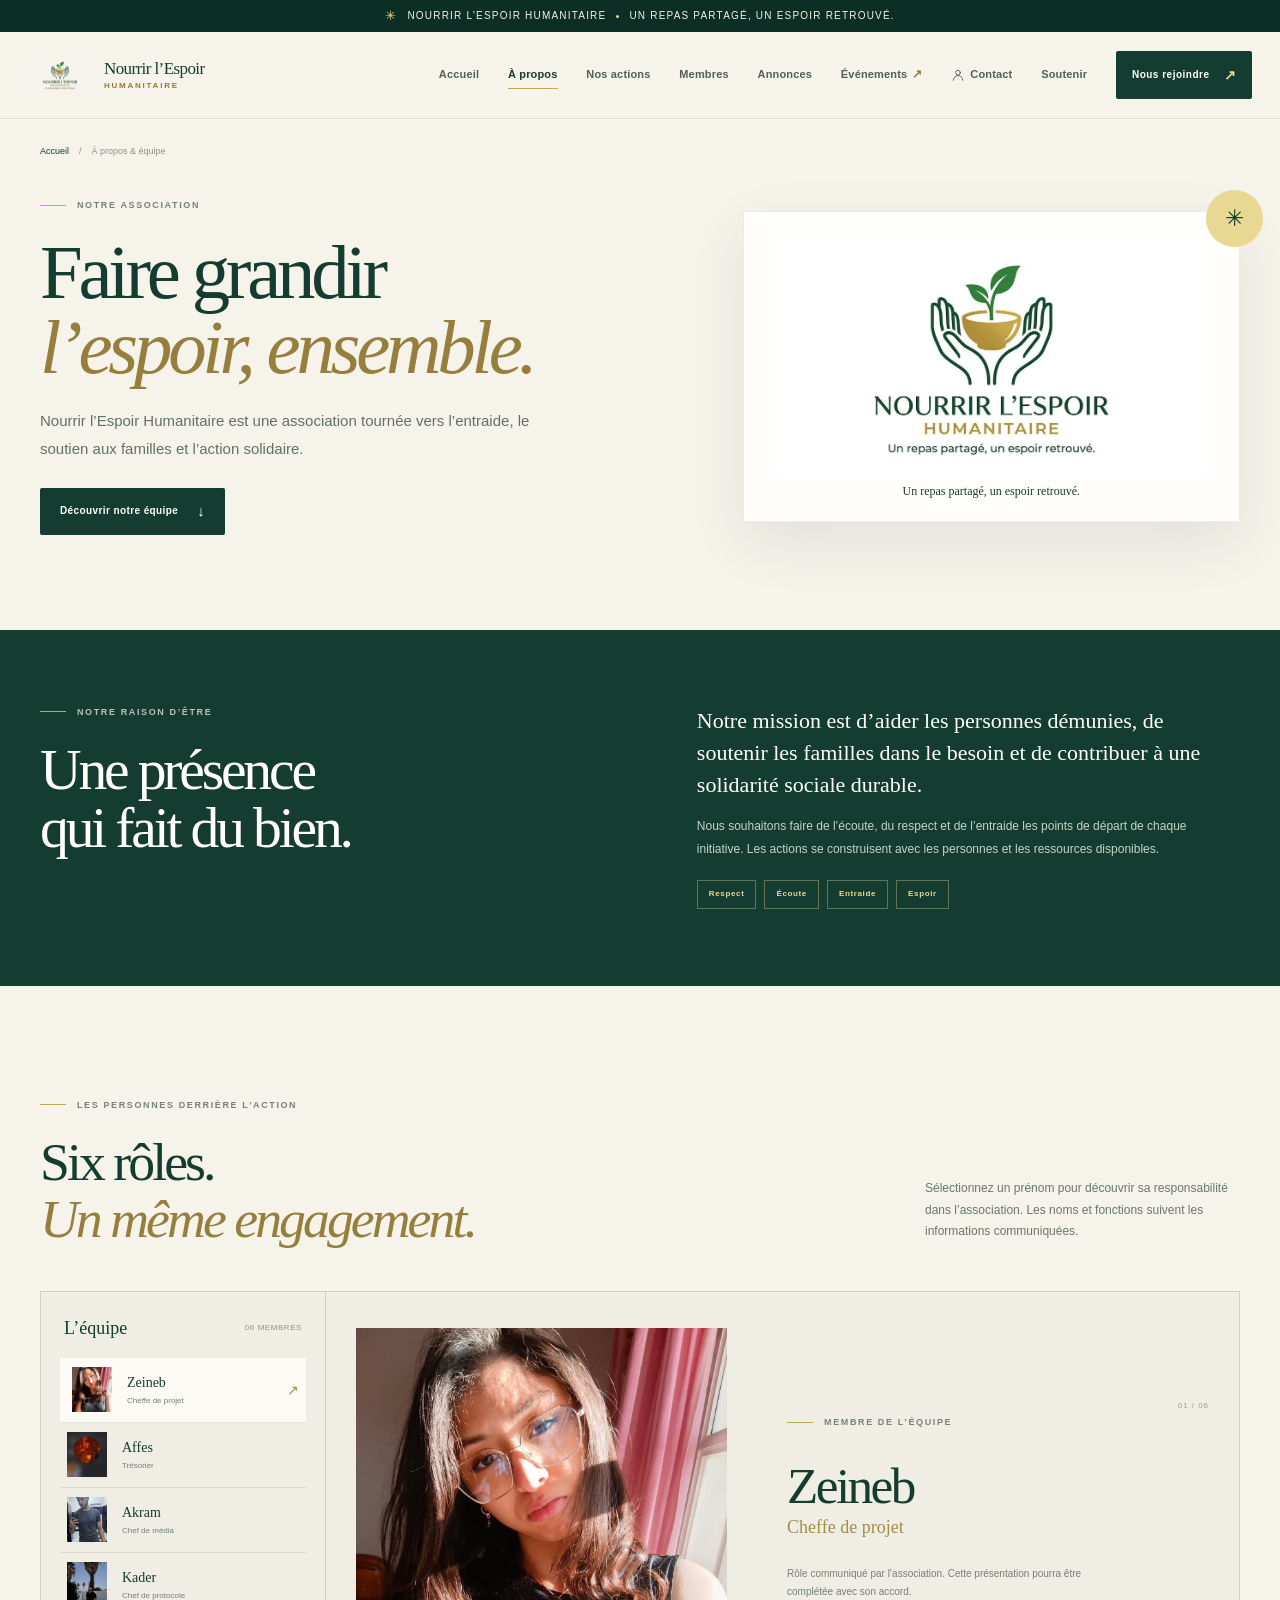
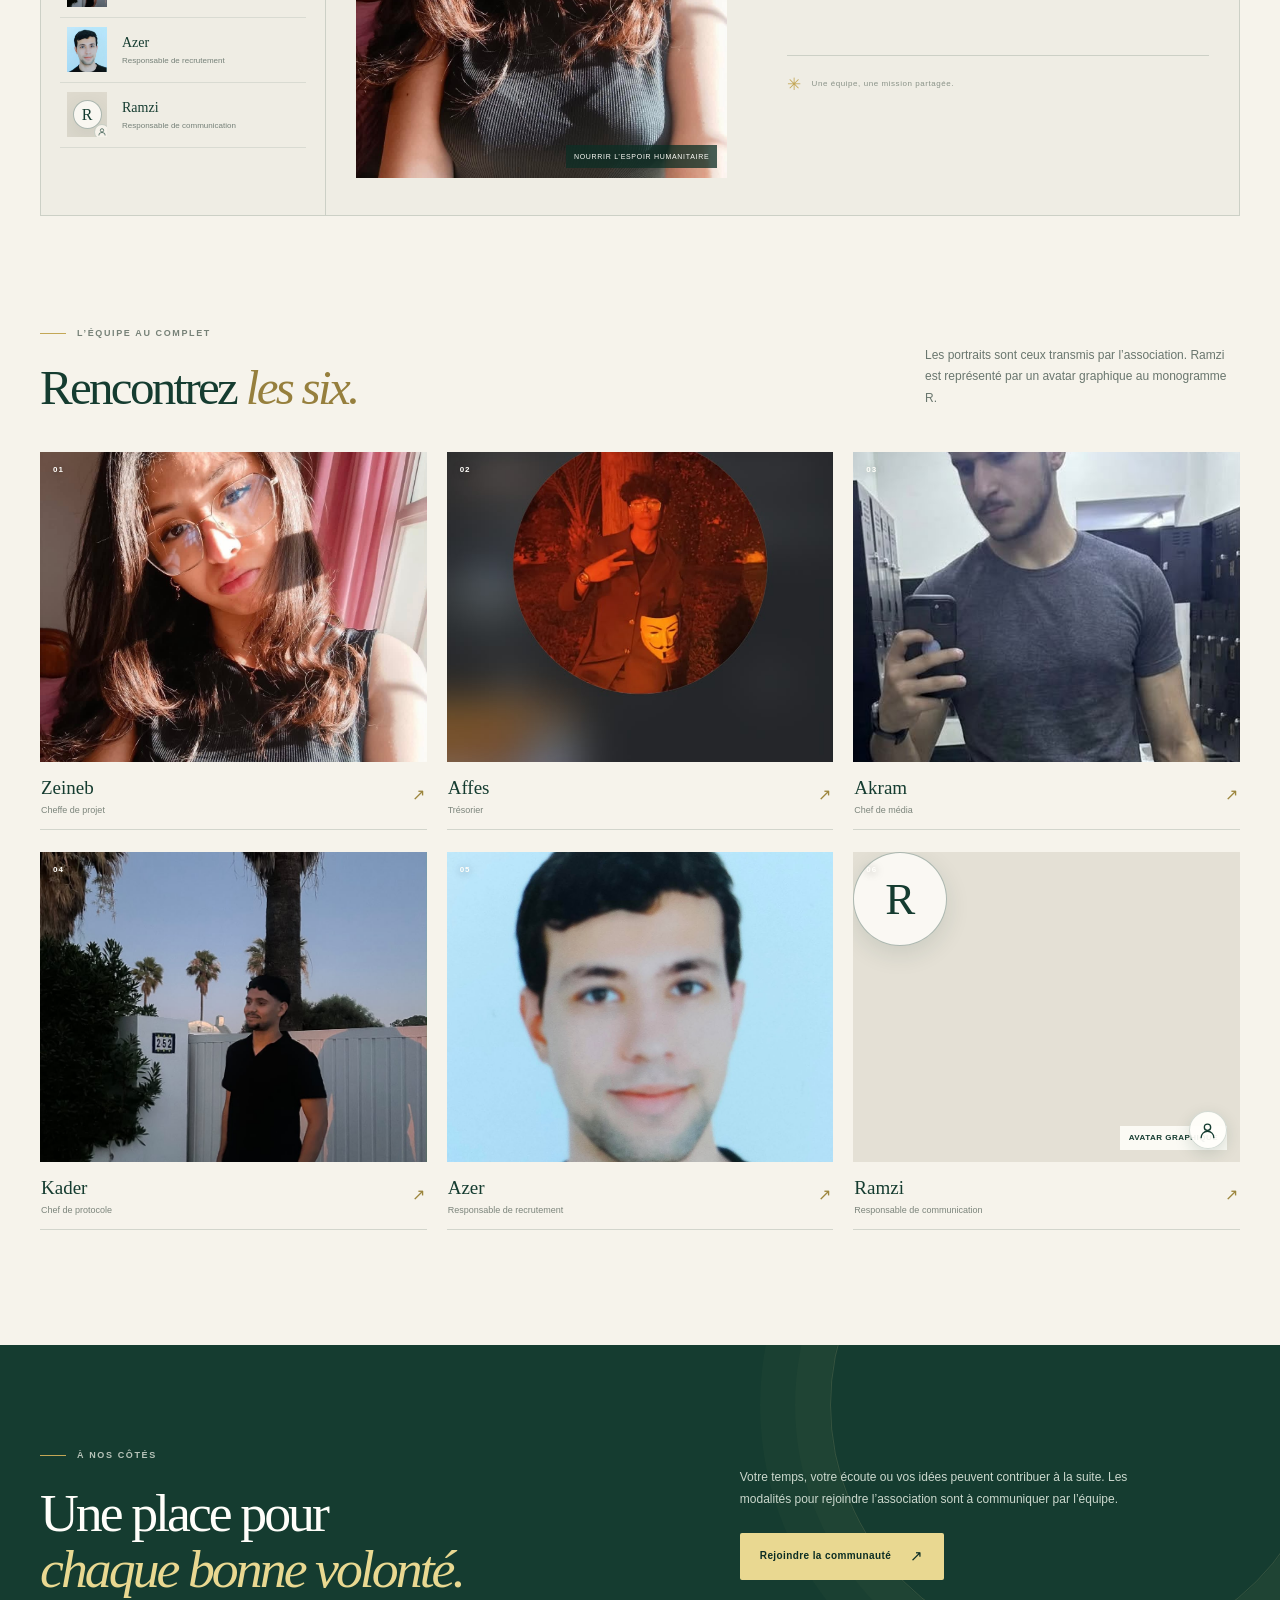
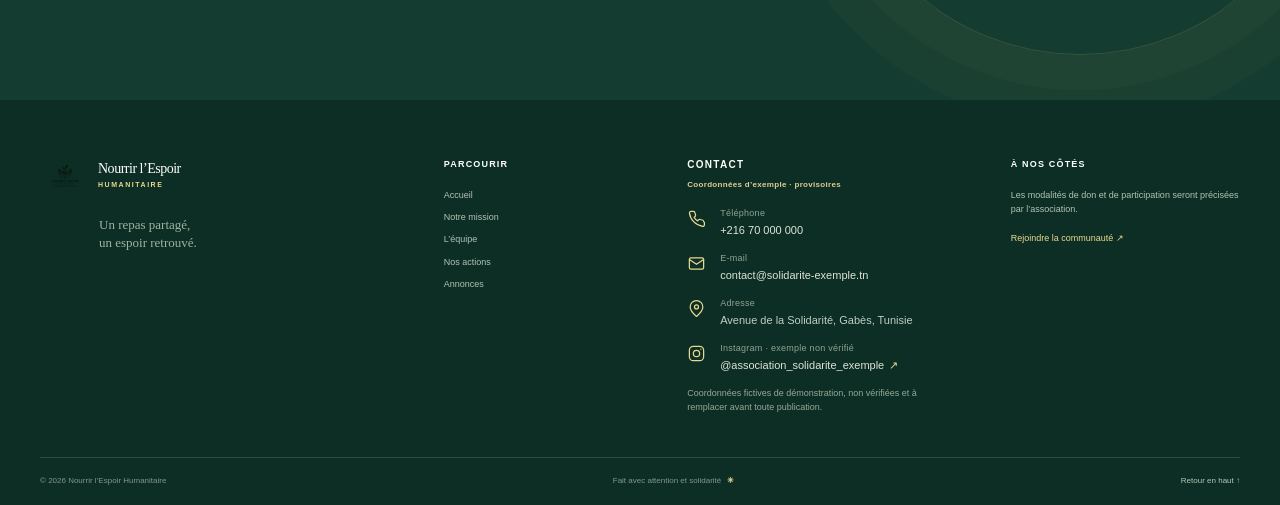
<file: about.html>
<!doctype html>
<html lang="fr">
<head>
  <meta charset="utf-8">
  <meta name="viewport" content="width=device-width, initial-scale=1">
  <meta name="theme-color" content="#153c30">
  <meta name="description" content="Découvrez la mission, les valeurs et l’équipe de Nourrir l’Espoir Humanitaire.">
  <title>À propos & équipe — Nourrir l’Espoir Humanitaire</title>
  <link rel="icon" href="assets/images/favicon.svg" type="image/svg+xml">
  <link rel="stylesheet" href="style.css">
  <script src="assets/site-config.js" defer></script>
  <script src="script.js" defer></script>
</head>
<body>
  <a class="skip-link" href="#main">Aller au contenu</a>
  <div class="announcement-bar"><span class="announcement-mark" aria-hidden="true">✳</span> Nourrir l’Espoir Humanitaire <span class="announcement-dot" aria-hidden="true"></span> Un repas partagé, un espoir retrouvé.</div>
  <header class="site-header">
    <div class="header-inner">
      <a class="brand" href="index.html" aria-label="Nourrir l’Espoir Humanitaire, accueil"><img src="assets/images/logo.jpeg" alt="Logo de Nourrir l’Espoir Humanitaire"><span class="brand-name">Nourrir l’Espoir <b>Humanitaire</b></span></a>
      <button class="menu-toggle" type="button" aria-expanded="false" aria-controls="primary-nav" aria-label="Ouvrir le menu"><span></span><span></span></button>
      <nav class="primary-nav" id="primary-nav" aria-label="Navigation principale">
        <a class="nav-link" href="index.html">Accueil</a><a class="nav-link active" href="about.html" aria-current="page">À propos</a><a class="nav-link" href="index.html#food">Nos actions</a><a class="nav-link" href="#members">Membres</a><a class="nav-link" href="index.html#events">Annonces</a><a class="nav-link nav-event" href="assets/documents/distribution-locale-de-nourriture.pdf" target="_blank" rel="noopener noreferrer" aria-label="Événements : ouvrir le document PDF dans un nouvel onglet">Événements <span aria-hidden="true">↗</span></a><a class="nav-link nav-contact" href="#contact"><svg aria-hidden="true"><use href="assets/icons.svg#icon-person"></use></svg><span>Contact</span></a><a class="nav-link" href="index.html#community">Soutenir</a><a class="nav-join" href="index.html#community">Nous rejoindre <span aria-hidden="true">↗</span></a>
      </nav>
    </div>
  </header>
  <main id="main">
    <section class="about-hero section-shell">
      <div class="breadcrumbs reveal"><a href="index.html">Accueil</a><span aria-hidden="true">/</span><span>À propos & équipe</span></div>
      <div class="about-hero-grid">
        <div class="reveal"><p class="eyebrow"><span class="eyebrow-line"></span> Notre association</p><h1>Faire grandir<br><em>l’espoir, ensemble.</em></h1><p class="hero-lede">Nourrir l’Espoir Humanitaire est une association tournée vers l’entraide, le soutien aux familles et l’action solidaire.</p><a class="button button-primary" href="#members">Découvrir notre équipe <span aria-hidden="true">↓</span></a></div>
        <div class="about-logo-card reveal"><div class="about-logo-ornament" aria-hidden="true">✳</div><img src="assets/images/logo.jpeg" alt="Logo de Nourrir l’Espoir Humanitaire"><p>Un repas partagé, un espoir retrouvé.</p></div>
      </div>
    </section>
    <section class="about-mission-section" id="mission"><div class="section-shell about-mission-grid"><div class="reveal"><p class="eyebrow eyebrow-light"><span class="eyebrow-line"></span> Notre raison d’être</p><h2>Une présence<br>qui fait du bien.</h2></div><div class="reveal"><p class="about-mission-lede">Notre mission est d’aider les personnes démunies, de soutenir les familles dans le besoin et de contribuer à une solidarité sociale durable.</p><p>Nous souhaitons faire de l’écoute, du respect et de l’entraide les points de départ de chaque initiative. Les actions se construisent avec les personnes et les ressources disponibles.</p><div class="mission-pills"><span>Respect</span><span>Écoute</span><span>Entraide</span><span>Espoir</span></div></div></div></section>

    <section class="members-directory section-shell" id="members">
      <div class="section-heading reveal"><div><p class="eyebrow"><span class="eyebrow-line"></span> Les personnes derrière l’action</p><h2>Six rôles.<br><em>Un même engagement.</em></h2></div><p class="heading-aside">Sélectionnez un prénom pour découvrir sa responsabilité dans l’association. Les noms et fonctions suivent les informations communiquées.</p></div>
      <div class="member-explorer reveal">
        <aside class="member-sidebar" aria-label="Choisir un membre"><p class="sidebar-label">L’équipe <span>06 membres</span></p>
          <button class="member-choice is-selected" type="button" data-member="zeineb" aria-pressed="true"><span class="choice-photo"><img src="assets/images/zaineb.jpeg" alt="" loading="lazy"></span><span><b>Zeineb</b><small>Cheffe de projet</small></span><span class="choice-arrow" aria-hidden="true">↗</span></button>
          <button class="member-choice" type="button" data-member="affes" aria-pressed="false"><span class="choice-photo"><img src="assets/images/affes.jpeg" alt="" loading="lazy"></span><span><b>Affes</b><small>Trésorier</small></span><span class="choice-arrow" aria-hidden="true">↗</span></button>
          <button class="member-choice" type="button" data-member="akram" aria-pressed="false"><span class="choice-photo"><img src="assets/images/akram.jpeg" alt="" loading="lazy"></span><span><b>Akram</b><small>Chef de média</small></span><span class="choice-arrow" aria-hidden="true">↗</span></button>
          <button class="member-choice" type="button" data-member="kader" aria-pressed="false"><span class="choice-photo"><img src="assets/images/kader.jpeg" alt="" loading="lazy"></span><span><b>Kader</b><small>Chef de protocole</small></span><span class="choice-arrow" aria-hidden="true">↗</span></button>
          <button class="member-choice" type="button" data-member="azer" aria-pressed="false"><span class="choice-photo"><img src="assets/images/azer.jpeg" alt="" loading="lazy"></span><span><b>Azer</b><small>Responsable de recrutement</small></span><span class="choice-arrow" aria-hidden="true">↗</span></button>
          <button class="member-choice" type="button" data-member="ramzi" aria-pressed="false"><span class="choice-photo choice-photo-pending"><span>R</span><svg aria-hidden="true"><use href="assets/icons.svg#icon-person"></use></svg></span><span><b>Ramzi</b><small>Responsable de communication</small></span><span class="choice-arrow" aria-hidden="true">↗</span></button>
        </aside>
        <article class="member-feature" aria-live="polite" aria-atomic="true">
          <div class="feature-photo-wrap"><img class="feature-photo" id="profile-image" src="assets/images/zaineb.jpeg" alt="Portrait de Zeineb" fetchpriority="high"><div class="feature-placeholder" id="profile-placeholder" hidden><div class="avatar-signature"><span>R</span><svg aria-hidden="true"><use href="assets/icons.svg#icon-person"></use></svg></div><small>Avatar graphique · pas une photo</small></div><span class="feature-photo-caption">Nourrir l’Espoir Humanitaire</span></div>
          <div class="feature-copy"><p class="eyebrow"><span class="eyebrow-line"></span> Membre de l’équipe</p><span class="feature-number" id="profile-number">01 / 06</span><h3 id="profile-name">Zeineb</h3><p class="feature-role" id="profile-role">Cheffe de projet</p><p class="feature-description" id="profile-description">Rôle communiqué par l’association. Cette présentation pourra être complétée avec son accord.</p><div class="feature-bottom"><span class="feature-symbol" aria-hidden="true">✳</span><span>Une équipe, une mission partagée.</span></div></div>
        </article>
      </div>
      <div class="all-members-heading reveal"><div><p class="eyebrow"><span class="eyebrow-line"></span> L’équipe au complet</p><h2>Rencontrez <em>les six.</em></h2></div><p class="heading-aside">Les portraits sont ceux transmis par l’association. Ramzi est représenté par un avatar graphique au monogramme R.</p></div>
      <div class="all-members-grid">
        <button class="member-tile reveal" type="button" data-member="zeineb"><span class="tile-photo"><img src="assets/images/zaineb.jpeg" alt="Portrait de Zeineb" loading="lazy"><span class="tile-number">01</span></span><span class="tile-copy"><b>Zeineb</b><small>Cheffe de projet</small><span class="tile-arrow" aria-hidden="true">↗</span></span></button>
        <button class="member-tile reveal" type="button" data-member="affes"><span class="tile-photo affes-photo"><img src="assets/images/affes.jpeg" alt="Portrait d’Affes" loading="lazy"><span class="tile-number">02</span></span><span class="tile-copy"><b>Affes</b><small>Trésorier</small><span class="tile-arrow" aria-hidden="true">↗</span></span></button>
        <button class="member-tile reveal" type="button" data-member="akram"><span class="tile-photo"><img src="assets/images/akram.jpeg" alt="Portrait d’Akram" loading="lazy"><span class="tile-number">03</span></span><span class="tile-copy"><b>Akram</b><small>Chef de média</small><span class="tile-arrow" aria-hidden="true">↗</span></span></button>
        <button class="member-tile reveal" type="button" data-member="kader"><span class="tile-photo"><img src="assets/images/kader.jpeg" alt="Portrait de Kader" loading="lazy"><span class="tile-number">04</span></span><span class="tile-copy"><b>Kader</b><small>Chef de protocole</small><span class="tile-arrow" aria-hidden="true">↗</span></span></button>
        <button class="member-tile reveal" type="button" data-member="azer"><span class="tile-photo"><img src="assets/images/azer.jpeg" alt="Portrait d’Azer" loading="lazy"><span class="tile-number">05</span></span><span class="tile-copy"><b>Azer</b><small>Responsable de recrutement</small><span class="tile-arrow" aria-hidden="true">↗</span></span></button>
        <button class="member-tile member-tile-pending reveal" type="button" data-member="ramzi"><span class="tile-photo tile-photo-pending"><span class="tile-initial" aria-hidden="true">R</span><span class="person-mark-mini" aria-hidden="true"><svg><use href="assets/icons.svg#icon-person"></use></svg></span><span class="tile-number">06</span><span class="pending-tag">Avatar graphique</span></span><span class="tile-copy"><b>Ramzi</b><small>Responsable de communication</small><span class="tile-arrow" aria-hidden="true">↗</span></span></button>
      </div>
    </section>

    <section class="about-cta"><div class="section-shell about-cta-inner reveal"><div><p class="eyebrow eyebrow-light"><span class="eyebrow-line"></span> À nos côtés</p><h2>Une place pour<br><em>chaque bonne volonté.</em></h2></div><div><p>Votre temps, votre écoute ou vos idées peuvent contribuer à la suite. Les modalités pour rejoindre l’association sont à communiquer par l’équipe.</p><a class="button button-gold" href="index.html#community">Rejoindre la communauté <span aria-hidden="true">↗</span></a></div></div></section>
  </main>
  <footer class="site-footer" id="contact"><div class="section-shell footer-top"><div class="footer-brand"><a class="brand brand-footer" href="index.html"><img src="assets/images/logo.jpeg" alt=""><span class="brand-name">Nourrir l’Espoir <b>Humanitaire</b></span></a><p>Un repas partagé,<br>un espoir retrouvé.</p></div><div class="footer-column"><h2>Parcourir</h2><a href="index.html">Accueil</a><a href="#mission">Notre mission</a><a href="#members">L’équipe</a><a href="index.html#food">Nos actions</a><a href="index.html#events">Annonces</a></div><div class="footer-contact"><h2>Contact <span class="provisional-label">Coordonnées d’exemple · provisoires</span></h2><ul class="contact-list"><li><svg class="contact-icon" aria-hidden="true"><use href="assets/icons.svg#icon-phone"></use></svg><span><small>Téléphone</small><a data-contact-value="phone" href="tel:+21670000000">+216 70 000 000</a></span></li><li><svg class="contact-icon" aria-hidden="true"><use href="assets/icons.svg#icon-mail"></use></svg><span><small>E-mail</small><a data-contact-value="email" href="mailto:contact@solidarite-exemple.tn">contact@solidarite-exemple.tn</a></span></li><li><svg class="contact-icon" aria-hidden="true"><use href="assets/icons.svg#icon-pin"></use></svg><span><small>Adresse</small><span data-contact-value="address">Avenue de la Solidarité, Gabès, Tunisie</span></span></li><li><svg class="contact-icon" aria-hidden="true"><use href="assets/icons.svg#icon-instagram"></use></svg><span><small>Instagram · exemple non vérifié</small><a class="instagram-link" data-contact-value="instagramHandle" href="https://www.instagram.com/association_solidarite_exemple/" target="_blank" rel="noopener noreferrer">@association_solidarite_exemple <span aria-hidden="true">↗</span></a></span></li></ul><p class="contact-disclaimer">Coordonnées fictives de démonstration, non vérifiées et à remplacer avant toute publication.</p></div><div class="footer-column"><h2>À nos côtés</h2><p>Les modalités de don et de participation seront précisées par l’association.</p><a class="footer-join" href="index.html#community">Rejoindre la communauté ↗</a></div></div><div class="section-shell footer-bottom"><span>© <span data-current-year>2026</span> Nourrir l’Espoir Humanitaire</span><span>Fait avec attention et solidarité <b aria-hidden="true">✳</b></span><a href="#main">Retour en haut ↑</a></div></footer>
</body>
</html>
</file>
<file: style.css>
@charset "UTF-8";

:root {
  --forest: #153c30;
  --forest-deep: #0c2e24;
  --forest-soft: #34594b;
  --gold: #c3a756;
  --gold-light: #e9d891;
  --rose: #d88670;
  --ink: #1e2f28;
  --muted: #69766e;
  --paper: #f6f3eb;
  --paper-dark: #ebe7dc;
  --white: #fffefa;
  --line: rgba(21, 60, 48, .16);
  --serif: Georgia, "Times New Roman", serif;
  --sans: "Aptos", "Segoe UI", Arial, sans-serif;
  --content: 1200px;
  --ease: cubic-bezier(.2,.75,.25,1);
}

*, *::before, *::after { box-sizing: border-box; }
html { scroll-behavior: smooth; scroll-padding-top: 100px; }
body { margin: 0; color: var(--ink); background: var(--paper); font-family: var(--sans); font-size: 16px; line-height: 1.6; -webkit-font-smoothing: antialiased; }
img { display: block; max-width: 100%; }
[hidden] { display: none !important; }
a { color: inherit; text-decoration: none; }
button { font: inherit; }
button, a { -webkit-tap-highlight-color: transparent; }
::selection { color: var(--white); background: var(--forest); }
.section-shell { width: min(var(--content), calc(100% - 64px)); margin-inline: auto; }
.skip-link { position: fixed; z-index: 1000; top: 8px; left: 8px; padding: 12px 16px; transform: translateY(-150%); color: var(--white); background: var(--forest); border-radius: 3px; }
.skip-link:focus { transform: translateY(0); }

.announcement-bar { min-height: 32px; display: flex; align-items: center; justify-content: center; gap: 10px; padding: 5px 18px; color: #f7f2e6; background: var(--forest-deep); font-size: 10px; letter-spacing: .12em; text-transform: uppercase; text-align: center; }
.announcement-mark { color: var(--gold-light); font-size: 13px; }
.announcement-dot { width: 3px; height: 3px; border-radius: 50%; background: var(--gold-light); }
.site-header { position: sticky; z-index: 30; top: 0; background: rgba(246,243,235,.94); border-bottom: 1px solid rgba(21,60,48,.08); backdrop-filter: blur(16px); }
.header-inner { width: min(1320px, calc(100% - 56px)); min-height: 86px; margin: 0 auto; display: flex; align-items: center; justify-content: space-between; gap: 32px; }
.brand { flex: 0 0 auto; display: inline-flex; align-items: center; gap: 12px; }
.brand img { width: 64px; height: 50px; object-fit: contain; mix-blend-mode: multiply; }
.brand-name { display: flex; flex-direction: column; color: var(--forest); font-family: var(--serif); font-size: 17px; line-height: 1.05; letter-spacing: -.035em; }
.brand-name b { padding-top: 4px; color: #927b36; font-family: var(--sans); font-size: 8px; font-weight: 700; letter-spacing: .22em; text-transform: uppercase; }
.primary-nav { display: flex; align-items: center; gap: clamp(15px, 2.25vw, 32px); }
.nav-link { position: relative; padding: 8px 0; color: #506058; font-size: 11px; font-weight: 600; letter-spacing: .015em; transition: color .2s ease; }
.nav-link::after { position: absolute; right: 0; bottom: 3px; left: 0; height: 1px; content: ""; background: var(--gold); transform: scaleX(0); transform-origin: left; transition: transform .25s var(--ease); }
.nav-link:hover, .nav-link.active { color: var(--forest); }
.nav-link:hover::after, .nav-link.active::after { transform: scaleX(1); }
.nav-join { display: inline-flex; align-items: center; gap: 14px; padding: 13px 16px; color: var(--white); background: var(--forest); border-radius: 2px; font-size: 10px; font-weight: 700; letter-spacing: .05em; transition: background .2s ease, transform .2s ease; }
.nav-join span { color: var(--gold-light); font-size: 14px; }
.nav-join:hover { background: #255947; transform: translateY(-2px); }
.menu-toggle { display: none; }

.hero { min-height: 650px; position: relative; display: grid; grid-template-columns: 1fr .92fr; align-items: center; gap: 5%; padding-top: 62px; padding-bottom: 95px; }
.hero-copy { position: relative; z-index: 2; padding: 18px 0 28px 2.6%; }
.eyebrow { display: flex; align-items: center; gap: 11px; margin: 0 0 22px; color: #778278; font-size: 9px; font-weight: 700; letter-spacing: .18em; text-transform: uppercase; }
.eyebrow-line { width: 26px; height: 1px; flex: 0 0 26px; background: var(--gold); }
h1, h2, h3, p { margin-top: 0; }
h1, h2 { color: var(--forest); font-family: var(--serif); font-weight: 400; letter-spacing: -.055em; }
.hero h1 { max-width: 660px; margin: 0 0 22px; font-size: clamp(48px, 6.05vw, 82px); line-height: .99; }
h1 em, h2 em, .quote-section em { color: #967f3d; font-weight: 400; }
.hero-lede { max-width: 530px; margin-bottom: 27px; color: #627067; font-size: 15px; line-height: 1.85; }
.hero-actions { display: flex; align-items: center; gap: 28px; flex-wrap: wrap; }
.button { min-height: 47px; display: inline-flex; align-items: center; justify-content: center; gap: 19px; padding: 0 19px; border: 1px solid transparent; border-radius: 2px; font-size: 10px; font-weight: 700; letter-spacing: .04em; transition: transform .25s var(--ease), background .25s ease, color .25s ease, box-shadow .25s ease; }
.button span { font-size: 15px; font-weight: 400; }
.button:hover { transform: translateY(-3px); box-shadow: 0 11px 24px rgba(11,39,29,.13); }
.button-primary { color: var(--white); background: var(--forest); }
.button-primary:hover { background: #285c48; }
.text-link { display: inline-flex; align-items: center; gap: 12px; color: var(--forest); font-size: 10px; font-weight: 700; border-bottom: 1px solid rgba(21,60,48,.32); padding-bottom: 5px; transition: gap .2s ease, color .2s ease; }
.text-link:hover { gap: 17px; color: #967f3d; }
.text-link span { font-size: 15px; }
.hero-note { display: flex; align-items: center; gap: 12px; margin-top: 40px; color: #7b837c; font-family: var(--serif); font-size: 12px; line-height: 1.4; }
.hero-note b { color: var(--forest); font-weight: 400; }
.note-seal { width: 34px; height: 34px; display: grid; place-items: center; color: var(--forest); border: 1px solid rgba(21,60,48,.25); border-radius: 50%; font-size: 17px; }
.hero-art { min-height: 470px; position: relative; display: grid; place-items: center; }
.hero-art::before { position: absolute; width: min(88%, 450px); aspect-ratio: 1; content: ""; background: #e6e4d8; border-radius: 50%; }
.hero-art::after { position: absolute; width: 74%; aspect-ratio: 1; content: ""; border: 1px solid rgba(21,60,48,.14); border-radius: 50%; }
.hero-logo-card { position: relative; z-index: 2; width: min(80%, 420px); padding: 20px; background: var(--white); border: 1px solid rgba(21,60,48,.08); box-shadow: 0 26px 60px rgba(34,54,39,.13); transform: rotate(-3deg); transition: transform .5s var(--ease); }
.hero-logo-card:hover { transform: rotate(0) scale(1.025); }
.hero-logo-card img { width: 100%; height: auto; }
.art-orbit { position: absolute; z-index: 1; border: 1px solid rgba(195,167,86,.7); border-radius: 50%; }
.orbit-one { width: 82%; aspect-ratio: 1; transform: rotate(-19deg) scaleY(.76); }
.orbit-two { width: 94%; aspect-ratio: 1; border-color: rgba(21,60,48,.1); transform: rotate(17deg) scaleY(.8); }
.hero-sticker { position: absolute; z-index: 3; top: 14%; right: -1%; width: 111px; height: 111px; display: flex; flex-direction: column; align-items: center; justify-content: center; color: var(--forest); background: var(--gold-light); border: 7px solid var(--paper); border-radius: 50%; font-family: var(--serif); font-size: 11px; line-height: 1.1; text-align: center; transform: rotate(8deg); }
.hero-sticker b { font-weight: 400; }
.sticker-icon { margin-bottom: 5px; font-size: 19px; }
.art-caption { position: absolute; z-index: 3; right: 4%; bottom: 13%; margin: 0; color: var(--forest); font-family: var(--serif); font-size: 12px; line-height: 1.45; text-align: right; }
.art-asterisk { position: absolute; z-index: 3; bottom: 18%; left: 8%; color: var(--rose); font-size: 29px; }
.hero-bottomline { position: absolute; right: 0; bottom: 30px; left: 0; display: flex; align-items: center; gap: 13px; color: #819087; font-size: 8px; letter-spacing: .14em; text-transform: uppercase; }
.bottomline-rule { width: 70px; height: 1px; background: var(--gold); }

.mission-band { overflow: hidden; position: relative; color: var(--white); background: var(--forest); }
.mission-band::after { position: absolute; right: -100px; bottom: -270px; width: 580px; height: 580px; content: ""; border: 1px solid rgba(233,216,145,.15); border-radius: 50%; box-shadow: 0 0 0 34px rgba(233,216,145,.035),0 0 0 68px rgba(233,216,145,.025); }
.mission-grid { min-height: 340px; position: relative; display: grid; grid-template-columns: 1.08fr 1fr auto; align-items: center; gap: 8%; padding-top: 66px; padding-bottom: 66px; }
.eyebrow-light { color: #b7c3b9; }
.mission-intro h2, .support-section h2, .about-mission-section h2, .about-cta h2 { margin: 0; color: var(--white); font-size: clamp(37px, 4.2vw, 56px); line-height: 1.05; }
.mission-intro h2 em, .support-section h2 em, .about-cta h2 em { color: var(--gold-light); }
.mission-copy { max-width: 430px; color: #cfdbd0; font-size: 13px; line-height: 1.85; }
.mission-copy .button { margin-top: 9px; }
.button-light { color: var(--forest); background: var(--paper); }
.button-light:hover { background: var(--gold-light); }
.mission-stamp { width: 82px; height: 82px; position: relative; display: grid; place-items: center; color: var(--gold-light); border: 1px solid rgba(233,216,145,.55); border-radius: 50%; font-family: var(--serif); font-size: 10px; line-height: .95; text-align: center; transform: rotate(-15deg); }
.mission-stamp b { position: absolute; right: -4px; bottom: 2px; color: var(--gold-light); font-size: 20px; }

.values-section { padding-top: 118px; padding-bottom: 114px; }
.section-heading { display: flex; align-items: end; justify-content: space-between; gap: 30px; margin-bottom: 46px; }
.section-heading h2, .video-copy h2, .all-members-heading h2 { margin: 0; font-size: clamp(38px, 4.2vw, 58px); line-height: 1.06; }
.heading-aside { max-width: 315px; margin: 0 0 5px; color: var(--muted); font-size: 12px; line-height: 1.8; }
.values-grid { display: grid; grid-template-columns: repeat(3,1fr); border-top: 1px solid var(--line); border-bottom: 1px solid var(--line); }
.value-card { min-height: 357px; position: relative; padding: 25px 31px 25px 26px; border-right: 1px solid var(--line); transition: background .3s ease; }
.value-card:first-child { border-left: 1px solid var(--line); }
.value-card:hover { background: rgba(255,254,250,.68); }
.value-card-highlight { background: #eeebe1; }
.illustration { height: 145px; position: relative; display: grid; place-items: center; overflow: hidden; margin: -25px -31px 25px -26px; background: #e9e6dc; }
.value-card-highlight .illustration { background: #e6e3d5; }
.illustration-bowl .bowl-shape { width: 128px; height: 55px; position: absolute; bottom: 23px; border: 2px solid var(--forest); border-top: 0; border-radius: 0 0 60px 60px; background: #c9ac5d; box-shadow: inset 0 -8px rgba(21,60,48,.08); }
.illustration-bowl .bowl-shape::before { position: absolute; top: -5px; right: -4px; left: -4px; height: 11px; content: ""; border: 2px solid var(--forest); border-radius: 50%; background: #eedb9c; }
.bowl-steam { position: absolute; top: 14px; color: #728d70; font-family: var(--serif); font-size: 45px; transform: rotate(90deg); }
.bowl-leaf { position: absolute; top: 18px; right: calc(50% - 14px); color: var(--forest); font-size: 24px; }
.illustration-home .home-roof { position: absolute; top: 31px; width: 105px; height: 75px; border-top: 3px solid var(--forest); border-left: 3px solid var(--forest); transform: rotate(45deg) scale(.72); }
.home-body { width: 112px; height: 75px; position: absolute; top: 54px; display: flex; align-items: center; justify-content: space-evenly; border: 2px solid var(--forest); background: #c1ad73; }
.home-body i { width: 18px; height: 24px; border: 1px solid var(--forest); background: var(--paper); }
.home-body b { width: 22px; height: 38px; align-self: end; border: 1px solid var(--forest); background: #e7d8ac; }
.home-heart { position: absolute; top: 14px; right: calc(50% - 82px); color: var(--rose); font-size: 27px; }
.illustration-hands { background: #e8e8dc; }
.hands-ring { width: 98px; height: 98px; border: 1px solid var(--forest); border-radius: 50%; box-shadow: 0 0 0 11px rgba(195,167,86,.21),0 0 0 22px rgba(21,60,48,.05); }
.hands-sprout { position: absolute; top: 29px; color: var(--forest); font-size: 31px; }
.hands-word { position: absolute; bottom: 32px; padding: 2px 10px; color: var(--forest); background: #e8e8dc; font-family: var(--serif); font-size: 14px; font-style: italic; }
.card-index { margin-bottom: 10px; color: #8c917e; font-size: 8px; font-weight: 700; letter-spacing: .17em; }
.value-card h3 { margin: 0 0 10px; color: var(--forest); font-family: var(--serif); font-size: 24px; font-weight: 400; letter-spacing: -.025em; }
.value-card > p:not(.card-index) { max-width: 320px; margin-bottom: 19px; color: #69756b; font-size: 11px; line-height: 1.75; }
.arrow-link, .event-link { display: inline-flex; align-items: center; gap: 10px; padding: 0 0 3px; color: var(--forest); border: 0; border-bottom: 1px solid rgba(21,60,48,.3); background: none; font-size: 9px; font-weight: 700; cursor: pointer; transition: gap .2s ease; }
.arrow-link:hover, .event-link:hover { gap: 16px; }
.arrow-link span, .event-link span { color: #9d863e; font-size: 14px; }

.quote-section { min-height: 300px; position: relative; display: flex; flex-direction: column; align-items: center; justify-content: center; margin-bottom: 108px; background: #ece9df; text-align: center; }
.quote-section::before, .quote-section::after { position: absolute; width: 80px; height: 80px; content: ""; border-color: rgba(195,167,86,.65); border-style: solid; }
.quote-section::before { top: 18px; left: 18px; border-width: 1px 0 0 1px; }
.quote-section::after { right: 18px; bottom: 18px; border-width: 0 1px 1px 0; }
.quote-ornament { height: 36px; color: var(--gold); font-family: var(--serif); font-size: 70px; line-height: 1; }
.quote-section p { margin: 15px 0 16px; color: var(--forest); font-family: var(--serif); font-size: clamp(24px, 3vw, 37px); line-height: 1.3; letter-spacing: -.035em; }
.quote-credit { color: #7c857c; font-size: 8px; font-weight: 700; letter-spacing: .15em; text-transform: uppercase; }

.team-section { padding-top: 18px; padding-bottom: 118px; }
.team-section .section-heading { margin-bottom: 38px; }
.heading-link { margin-bottom: 7px; }
.team-grid { display: grid; grid-template-columns: repeat(3,1fr); gap: 30px 20px; }
.team-card { min-width: 0; display: block; }
.team-photo { height: 315px; position: relative; overflow: hidden; background: #e5e1d5; }
.team-photo img { width: 100%; height: 100%; object-fit: cover; object-position: center 35%; transition: transform .6s var(--ease), filter .5s ease; }
.team-card:hover .team-photo img { transform: scale(1.045); filter: saturate(1.05); }
.team-card:nth-child(2) .team-photo img { object-position: center 47%; }
.team-card:nth-child(3) .team-photo img { object-position: center 22%; }
.team-card:nth-child(4) .team-photo img { object-position: center 47%; }
.team-card:nth-child(5) .team-photo img { object-position: center 39%; }
.photo-index, .tile-number { position: absolute; top: 12px; left: 13px; z-index: 2; color: var(--white); font-size: 8px; font-weight: 700; letter-spacing: .12em; text-shadow: 0 1px 8px rgba(0,0,0,.4); }
.team-meta { min-height: 66px; position: relative; padding: 14px 38px 0 1px; border-bottom: 1px solid var(--line); }
.team-meta h3 { margin: 0; color: var(--forest); font-family: var(--serif); font-size: 20px; font-weight: 400; }
.team-meta p { margin: 2px 0 14px; color: #7b837a; font-size: 9px; }
.team-arrow { position: absolute; top: 18px; right: 1px; color: #9d863e; transition: transform .2s ease; }
.team-card:hover .team-arrow { transform: translate(3px,-3px); }
.affes-photo img { object-fit: cover; object-position: center 50%; }
.pending-photo, .tile-photo-pending, .choice-photo-pending { position: relative; display: grid; place-items: center; background: radial-gradient(circle at 50% 45%,#d5ccaa 0 15%,#82947a 15.3% 16%,transparent 16.4%),radial-gradient(circle at 50% 50%,#e9e3cf,#c9c1a6 52%,#99a18a 100%); }
.pending-initial, .tile-initial, .choice-photo-pending > span { width: 82px; height: 82px; display: grid; place-items: center; color: var(--forest); background: rgba(255,254,250,.8); border: 1px solid rgba(21,60,48,.34); border-radius: 50%; font-family: var(--serif); font-size: 40px; box-shadow: 0 8px 25px rgba(21,60,48,.12); }
.pending-tag { position: absolute; right: 13px; bottom: 12px; padding: 6px 9px; color: var(--forest); background: rgba(255,254,250,.86); font-size: 8px; font-weight: 700; letter-spacing: .06em; text-transform: uppercase; }
.photo-note { margin: 20px 0 0; color: #7c857c; font-size: 9px; }

.events-section { padding: 108px 0 110px; background: #efede4; }
.events-section .section-heading { margin-bottom: 42px; }
.events-grid { display: grid; grid-template-columns: repeat(3,1fr); gap: 21px; }
.event-card { overflow: hidden; background: var(--white); transition: transform .35s var(--ease), box-shadow .35s ease; }
.event-card:hover { transform: translateY(-5px); box-shadow: 0 20px 36px rgba(30,47,40,.08); }
.event-art { height: 210px; position: relative; overflow: hidden; display: grid; place-items: center; }
.event-art-gold { background: #d6c898; }
.event-art-green { background: #78927e; }
.event-art-rose { background: #d7a28f; }
.event-art::before, .event-art::after { position: absolute; content: ""; border: 1px solid rgba(255,254,250,.45); border-radius: 50%; }
.event-art::before { width: 180px; height: 180px; }
.event-art::after { width: 225px; height: 225px; }
.event-art-label { position: absolute; top: 13px; left: 15px; z-index: 2; color: rgba(255,254,250,.84); font-size: 8px; font-weight: 700; letter-spacing: .13em; text-transform: uppercase; }
.event-art-number { position: absolute; right: 15px; bottom: 8px; color: rgba(255,254,250,.56); font-family: var(--serif); font-size: 34px; }
.event-boxes { z-index: 1; display: flex; align-items: end; gap: 8px; transform: rotate(-6deg); }
.event-boxes i { width: 46px; height: 51px; display: block; border: 1px solid var(--forest); background: #e4d6a5; box-shadow: 6px 8px 0 rgba(21,60,48,.12); }
.event-boxes i:nth-child(2) { height: 70px; background: #f1ebd8; }
.event-boxes i:nth-child(3) { height: 43px; background: #c8b26e; }
.event-plate { width: 118px; height: 118px; z-index: 1; display: grid; place-items: center; color: #9c8743; background: #f3eedf; border: 8px double #d5c791; border-radius: 50%; box-shadow: 0 9px 25px rgba(21,60,48,.13); transition: transform .5s var(--ease); }
.event-card:hover .event-plate { transform: rotate(15deg); }
.event-plate span { font-size: 31px; }
.event-spark { z-index: 1; color: #f7eab8; font-size: 88px; text-shadow: 0 5px 18px rgba(21,60,48,.1); transition: transform .5s var(--ease); }
.event-card:hover .event-spark { transform: rotate(40deg) scale(1.1); }
.event-content { padding: 20px 22px 23px; }
.event-date { display: flex; align-items: center; gap: 7px; margin-bottom: 12px; color: #899187; font-size: 8px; font-weight: 700; letter-spacing: .1em; text-transform: uppercase; }
.date-icon { color: var(--gold); font-size: 15px; }
.event-content h3 { margin: 0 0 8px; color: var(--forest); font-family: var(--serif); font-size: 23px; font-weight: 400; }
.event-content > p { min-height: 48px; margin: 0 0 16px; color: #748077; font-size: 10px; line-height: 1.7; }
.content-note { margin: 20px 0 0; color: #858b81; font-size: 9px; font-style: italic; }
.event-dialog { width: min(520px, calc(100% - 32px)); position: fixed; padding: 43px; color: var(--ink); background: var(--paper); border: 1px solid rgba(21,60,48,.14); box-shadow: 0 25px 80px rgba(4,28,20,.3); }
.event-dialog::backdrop { background: rgba(8,29,22,.62); backdrop-filter: blur(3px); }
.event-dialog h2 { margin: 0 0 14px; font-size: 39px; line-height: 1.05; }
.dialog-description { color: #627067; font-size: 13px; line-height: 1.8; }
.dialog-footnote { margin: 23px 0; padding-top: 16px; color: #778278; border-top: 1px solid var(--line); font-size: 10px; line-height: 1.7; }
.dialog-close { width: 34px; height: 34px; position: absolute; top: 13px; right: 14px; color: var(--forest); background: transparent; border: 1px solid var(--line); border-radius: 50%; font-size: 23px; line-height: 1; cursor: pointer; }
.dialog-close:hover { background: #e8e3d4; }

.video-section { display: grid; grid-template-columns: .78fr 1.22fr; align-items: center; gap: 9%; padding-top: 120px; padding-bottom: 121px; }
.video-copy h2 { margin-bottom: 17px; }
.video-copy > p:not(.eyebrow) { max-width: 390px; color: var(--muted); font-size: 12px; line-height: 1.85; }
.small-label { display: inline-block; margin-top: 10px; padding: 8px 10px; color: #837642; border: 1px solid rgba(195,167,86,.48); font-size: 8px; font-weight: 700; letter-spacing: .12em; text-transform: uppercase; }
.video-placeholder { min-height: 335px; position: relative; overflow: hidden; display: flex; flex-direction: column; align-items: center; justify-content: center; color: var(--white); background: var(--forest); text-align: center; }
.video-placeholder::before { position: absolute; inset: 15px; content: ""; border: 1px solid rgba(233,216,145,.37); }
.video-placeholder::after { position: absolute; top: -145px; left: -40px; width: 370px; height: 370px; content: ""; border: 1px solid rgba(233,216,145,.16); border-radius: 50%; box-shadow: 0 0 0 28px rgba(233,216,145,.035),0 0 0 56px rgba(233,216,145,.025); }
.video-sun { position: absolute; top: 31px; right: 39px; color: var(--gold-light); font-size: 24px; }
.video-frame-mark { position: absolute; top: 33px; left: 39px; color: #c5d1c6; font-size: 8px; font-weight: 700; letter-spacing: .19em; }
.video-frame-mark span { padding: 0 5px; color: var(--gold-light); }
.video-play { width: 53px; height: 53px; z-index: 1; display: grid; place-items: center; padding-left: 3px; color: var(--forest); background: var(--gold-light); border-radius: 50%; font-size: 15px; box-shadow: 0 0 0 8px rgba(233,216,145,.12); }
.video-placeholder > p { z-index: 1; margin: 17px 0 0; font-family: var(--serif); font-size: 21px; line-height: 1.3; }
.video-placeholder > p span { color: #b9c9bc; font-family: var(--sans); font-size: 9px; letter-spacing: .07em; }
.video-placeholder-footer { position: absolute; right: 38px; bottom: 30px; left: 38px; display: flex; align-items: center; gap: 13px; color: #aabbad; font-size: 8px; }
.video-track { height: 2px; flex: 1; background: rgba(255,255,255,.19); }
.video-track i { width: 13%; height: 100%; display: block; background: var(--gold-light); }

.support-section { overflow: hidden; position: relative; color: var(--white); background: #214b3c; }
.support-section::after { position: absolute; top: -130px; right: -110px; width: 490px; height: 490px; content: ""; border: 1px solid rgba(233,216,145,.16); border-radius: 50%; box-shadow: 0 0 0 28px rgba(233,216,145,.025),0 0 0 60px rgba(233,216,145,.02); }
.support-grid { min-height: 430px; position: relative; display: grid; grid-template-columns: 1fr .8fr; align-items: center; gap: 10%; padding-top: 72px; padding-bottom: 72px; }
.support-copy { max-width: 475px; position: relative; z-index: 1; color: #d6e0d7; font-size: 12px; line-height: 1.8; }
.button-gold { color: var(--forest-deep); background: var(--gold-light); }
.button-gold:hover { color: var(--forest); background: #f5e8b5; }
.donation-note { display: flex; align-items: start; gap: 11px; margin-top: 26px; padding-top: 18px; border-top: 1px solid rgba(255,255,255,.17); }
.donation-note > span { color: var(--gold-light); font-size: 15px; }
.donation-note p { margin: 0; color: #c3d1c5; font-size: 9px; line-height: 1.65; }
.donation-note b { color: var(--white); font-size: 10px; }
.support-scribble { position: absolute; right: 22%; bottom: 25px; z-index: 0; color: rgba(233,216,145,.28); font-family: var(--serif); font-size: 31px; font-style: italic; line-height: .9; transform: rotate(-9deg); }
.support-scribble span { position: absolute; right: -36px; bottom: 20px; color: var(--gold-light); font-style: normal; font-size: 23px; }

.site-footer { color: #c3d0c5; background: var(--forest-deep); }
.footer-top { min-height: 220px; display: grid; grid-template-columns: 1.5fr .8fr 1.15fr 1fr; gap: 5%; align-items: start; padding-top: 55px; padding-bottom: 42px; }
.brand-footer { gap: 8px; }
.brand-footer img { width: 50px; height: 40px; }
.brand-footer .brand-name { color: var(--white); font-size: 14px; }
.brand-footer .brand-name b { color: var(--gold-light); font-size: 7px; }
.footer-brand > p { margin: 13px 0 0 59px; color: #9fb3a4; font-family: var(--serif); font-size: 13px; line-height: 1.4; }
.footer-column { display: flex; flex-direction: column; align-items: start; gap: 8px; }
.footer-column h2 { margin: 2px 0 8px; color: var(--white); font-family: var(--sans); font-size: 9px; font-weight: 700; letter-spacing: .13em; text-transform: uppercase; }
.footer-column a, .footer-column p { margin: 0; color: #b2c3b5; font-size: 9px; transition: color .2s ease; }
.footer-column a:hover { color: var(--gold-light); }
.footer-column p span { color: #8ea392; }
.footer-join { margin-top: 7px !important; color: var(--gold-light) !important; }
.footer-bottom { min-height: 48px; display: flex; align-items: center; justify-content: space-between; gap: 20px; border-top: 1px solid rgba(255,255,255,.13); color: #84988a; font-size: 8px; }
.footer-bottom b { padding-left: 4px; color: var(--gold-light); }
.footer-bottom a { color: #b7c8b9; }
.footer-bottom a:hover { color: var(--gold-light); }

/* About and member directory */
.about-hero { padding-top: 25px; padding-bottom: 95px; }
.breadcrumbs { display: flex; align-items: center; gap: 10px; margin: 0 0 40px; color: #8b9287; font-size: 9px; }
.breadcrumbs a { color: var(--forest); }
.about-hero-grid { display: grid; grid-template-columns: 1fr .82fr; align-items: center; gap: 8%; }
.about-hero h1 { margin: 0 0 22px; font-size: clamp(49px, 6vw, 79px); line-height: .98; }
.about-hero .hero-lede { margin-bottom: 25px; }
.about-logo-card { position: relative; padding: 25px 28px 20px; background: var(--white); border: 1px solid rgba(21,60,48,.09); box-shadow: 0 20px 55px rgba(30,47,40,.09); transform: rotate(2deg); }
.about-logo-card img { width: 100%; }
.about-logo-card p { margin: 5px 0 0; color: var(--forest); font-family: var(--serif); font-size: 12px; text-align: center; }
.about-logo-ornament { position: absolute; top: -22px; right: -24px; z-index: 1; width: 57px; height: 57px; display: grid; place-items: center; color: var(--forest); background: var(--gold-light); border-radius: 50%; font-size: 23px; }
.about-mission-section { color: var(--white); background: var(--forest); }
.about-mission-grid { display: grid; grid-template-columns: .9fr 1fr; gap: 14%; padding-top: 75px; padding-bottom: 77px; }
.about-mission-section h2 { font-size: clamp(41px, 4.5vw, 60px); line-height: 1; }
.about-mission-grid > div:last-child { max-width: 515px; color: #c6d3c8; font-size: 12px; line-height: 1.85; }
.about-mission-grid > div:last-child p { margin-bottom: 15px; }
.about-mission-lede { color: var(--white); font-family: var(--serif); font-size: 22px; line-height: 1.45; }
.mission-pills { display: flex; gap: 8px; flex-wrap: wrap; margin-top: 20px; }
.mission-pills span { padding: 6px 11px; color: var(--gold-light); border: 1px solid rgba(233,216,145,.36); font-size: 8px; font-weight: 700; letter-spacing: .08em; }
.members-directory { padding-top: 112px; padding-bottom: 115px; }
.members-directory > .section-heading { margin-bottom: 43px; }
.member-explorer { display: grid; grid-template-columns: 285px 1fr; min-height: 525px; border: 1px solid var(--line); background: #efede4; }
.member-sidebar { padding: 22px 19px; border-right: 1px solid var(--line); }
.sidebar-label { display: flex; justify-content: space-between; align-items: center; margin: 0 4px 15px; color: var(--forest); font-family: var(--serif); font-size: 18px; }
.sidebar-label span { color: #8c9589; font-family: var(--sans); font-size: 8px; letter-spacing: .07em; text-transform: uppercase; }
.member-choice { width: 100%; min-height: 65px; display: grid; grid-template-columns: 43px 1fr auto; align-items: center; gap: 12px; padding: 7px; color: var(--forest); background: transparent; border: 0; border-bottom: 1px solid rgba(21,60,48,.1); text-align: left; cursor: pointer; transition: background .2s ease, padding .2s ease; }
.member-choice:hover, .member-choice.is-selected { padding-left: 12px; background: rgba(255,254,250,.78); }
.choice-photo { width: 40px; height: 45px; overflow: hidden; background: #dedace; }
.choice-photo img { width: 100%; height: 100%; object-fit: cover; object-position: center 35%; }
.member-choice:nth-of-type(2) .choice-photo img { object-position: center 50%; }
.member-choice:nth-of-type(4) .choice-photo img { object-position: center 25%; }
.member-choice > span:nth-child(2) { min-width: 0; display: flex; flex-direction: column; }
.member-choice b { font-family: var(--serif); font-size: 14px; font-weight: 400; }
.member-choice small { overflow: hidden; color: #758078; font-size: 8px; text-overflow: ellipsis; white-space: nowrap; }
.choice-arrow { color: #a18c4b; font-size: 14px; opacity: 0; transition: opacity .2s ease; }
.member-choice:hover .choice-arrow, .member-choice.is-selected .choice-arrow { opacity: 1; }
.choice-photo-pending > span { width: 29px; height: 29px; font-size: 16px; }
.member-feature { display: grid; grid-template-columns: minmax(230px,.88fr) 1fr; gap: 7%; align-items: center; padding: 30px; }
.feature-photo-wrap { height: 450px; position: relative; overflow: hidden; background: #dfdbcf; }
.feature-photo { width: 100%; height: 100%; object-fit: cover; object-position: center 27%; animation: profile-in .45s var(--ease); }
.feature-photo[data-member="affes"] { object-position: center 48%; }
.feature-photo-caption { position: absolute; right: 10px; bottom: 10px; padding: 6px 8px; color: var(--white); background: rgba(12,46,36,.75); font-size: 7px; letter-spacing: .1em; text-transform: uppercase; }
.feature-placeholder { width: 100%; height: 100%; display: flex; flex-direction: column; align-items: center; justify-content: center; gap: 15px; background: radial-gradient(circle at 50% 43%,#d9d0ad 0 20%,#97a28d 20.4% 20.8%,transparent 21%),radial-gradient(circle at 50% 50%,#eee9da,#c6bea4 53%,#929b88 100%); }
.feature-placeholder[hidden] { display: none; }
.feature-placeholder > span { width: 116px; height: 116px; display: grid; place-items: center; color: var(--forest); background: rgba(255,254,250,.83); border: 1px solid rgba(21,60,48,.33); border-radius: 50%; font-family: var(--serif); font-size: 56px; box-shadow: 0 15px 40px rgba(21,60,48,.12); }
.feature-placeholder small { padding: 6px 10px; color: var(--forest); background: rgba(255,254,250,.8); font-size: 8px; font-weight: 700; letter-spacing: .09em; text-transform: uppercase; }
.feature-copy { min-width: 0; position: relative; padding: 15px 0 9px; }
.feature-copy .eyebrow { margin-bottom: 30px; }
.feature-number { position: absolute; top: 0; right: 0; color: #98a095; font-size: 8px; letter-spacing: .12em; }
.feature-copy h3 { margin: 0 0 2px; color: var(--forest); font-family: var(--serif); font-size: clamp(40px, 4vw, 58px); font-weight: 400; letter-spacing: -.05em; line-height: 1; animation: text-in .4s var(--ease); }
.feature-role { margin: 0 0 23px; color: #a48d48; font-family: var(--serif); font-size: 18px; }
.feature-description { max-width: 320px; margin-bottom: 54px; color: #748077; font-size: 10px; line-height: 1.8; }
.feature-bottom { display: flex; align-items: center; gap: 10px; padding-top: 15px; border-top: 1px solid var(--line); color: #899287; font-size: 8px; letter-spacing: .07em; }
.feature-symbol { color: var(--gold); font-size: 17px; }
.all-members-heading { display: flex; align-items: end; justify-content: space-between; gap: 30px; margin: 110px 0 38px; }
.all-members-heading h2 { font-size: clamp(35px,4vw,49px); }
.all-members-grid { display: grid; grid-template-columns: repeat(3,1fr); gap: 22px 20px; }
.member-tile { min-width: 0; overflow: hidden; padding: 0; color: inherit; background: transparent; border: 0; text-align: left; cursor: pointer; }
.tile-photo { height: 310px; position: relative; overflow: hidden; display: block; background: #e4e0d5; }
.tile-photo img { width: 100%; height: 100%; object-fit: cover; object-position: center 35%; transition: transform .6s var(--ease); }
.member-tile:hover .tile-photo img { transform: scale(1.05); }
.member-tile:nth-child(2) .tile-photo img { object-position: center 49%; }
.member-tile:nth-child(3) .tile-photo img { object-position: center 24%; }
.member-tile:nth-child(4) .tile-photo img { object-position: center 42%; }
.member-tile:nth-child(5) .tile-photo img { object-position: center 39%; }
.tile-photo-pending .tile-initial { width: 94px; height: 94px; font-size: 45px; }
.tile-copy { min-height: 68px; position: relative; display: flex; flex-direction: column; justify-content: center; padding: 9px 37px 10px 1px; border-bottom: 1px solid var(--line); }
.tile-copy b { color: var(--forest); font-family: var(--serif); font-size: 19px; font-weight: 400; }
.tile-copy small { color: #7c857c; font-size: 9px; }
.tile-arrow { position: absolute; top: 20px; right: 2px; color: #9d863e; transition: transform .2s ease; }
.member-tile:hover .tile-arrow { transform: translate(3px,-3px); }
.member-tile:focus-visible, .member-choice:focus-visible { outline: 2px solid #aa914c; outline-offset: 4px; }
.about-cta { overflow: hidden; position: relative; color: var(--white); background: var(--forest); }
.about-cta::after { position: absolute; top: -190px; right: -50px; width: 500px; height: 500px; content: ""; border: 1px solid rgba(233,216,145,.15); border-radius: 50%; box-shadow: 0 0 0 35px rgba(233,216,145,.025),0 0 0 70px rgba(233,216,145,.02); }
.about-cta-inner { min-height: 355px; position: relative; z-index: 1; display: grid; grid-template-columns: 1fr .9fr; align-items: center; gap: 12%; padding-top: 60px; padding-bottom: 60px; }
.about-cta-inner > div:last-child { max-width: 440px; color: #cbd8cd; font-size: 12px; line-height: 1.85; }
.about-cta-inner > div:last-child p { margin-bottom: 22px; }

.reveal { opacity: 1; transform: none; }
body.has-js .reveal { opacity: 0; transform: translateY(18px); transition: opacity .65s var(--ease), transform .65s var(--ease); }
body.has-js .reveal.is-visible { opacity: 1; transform: translateY(0); }
body.has-js .values-grid .reveal:nth-child(2), body.has-js .events-grid .reveal:nth-child(2), body.has-js .team-grid .reveal:nth-child(2), body.has-js .all-members-grid .reveal:nth-child(2) { transition-delay: .07s; }
body.has-js .values-grid .reveal:nth-child(3), body.has-js .events-grid .reveal:nth-child(3), body.has-js .team-grid .reveal:nth-child(3), body.has-js .all-members-grid .reveal:nth-child(3) { transition-delay: .14s; }
@keyframes profile-in { from { opacity: .45; transform: scale(1.025); } to { opacity: 1; transform: scale(1); } }
@keyframes text-in { from { opacity: .3; transform: translateY(8px); } to { opacity: 1; transform: translateY(0); } }

@media (max-width: 1020px) {
  .header-inner { width: min(var(--content), calc(100% - 40px)); gap: 18px; }
  .primary-nav { gap: 14px; }
  .nav-link { font-size: 10px; }
  .nav-join { padding: 12px 11px; gap: 8px; font-size: 9px; }
  .brand img { width: 55px; }
  .brand-name { font-size: 15px; }
  .hero { min-height: 590px; gap: 1%; }
  .hero-art { min-height: 420px; }
  .hero-sticker { right: -2%; width: 95px; height: 95px; }
  .team-photo { height: 280px; }
  .member-explorer { grid-template-columns: 250px 1fr; }
  .member-feature { gap: 5%; padding: 22px; }
  .feature-photo-wrap { height: 410px; }
  .tile-photo { height: 270px; }
}
@media (max-width: 760px) {
  html { scroll-padding-top: 82px; }
  .section-shell { width: min(100% - 40px, 560px); }
  .announcement-bar { min-height: 30px; font-size: 8px; letter-spacing: .08em; }
  .header-inner { min-height: 72px; width: calc(100% - 36px); }
  .brand { gap: 7px; }
  .brand img { width: 48px; height: 43px; }
  .brand-name { font-size: 13px; }
  .brand-name b { font-size: 7px; }
  .menu-toggle { width: 42px; height: 42px; display: flex; flex-direction: column; align-items: center; justify-content: center; gap: 6px; padding: 0; background: transparent; border: 1px solid var(--line); border-radius: 50%; cursor: pointer; }
  .menu-toggle span { width: 16px; height: 1px; display: block; background: var(--forest); transition: transform .2s ease; }
  .menu-toggle[aria-expanded="true"] span:first-child { transform: translateY(3.5px) rotate(45deg); }
  .menu-toggle[aria-expanded="true"] span:last-child { transform: translateY(-3.5px) rotate(-45deg); }
  .primary-nav { position: absolute; top: calc(100% + 1px); right: 0; left: 0; display: none; flex-direction: column; align-items: stretch; gap: 0; padding: 8px 20px 20px; background: var(--paper); border-bottom: 1px solid var(--line); box-shadow: 0 15px 20px rgba(21,60,48,.08); }
  .primary-nav.is-open { display: flex; }
  .nav-link { padding: 12px 4px; border-bottom: 1px solid rgba(21,60,48,.08); font-size: 12px; }
  .nav-link::after { display: none; }
  .nav-join { justify-content: space-between; margin-top: 14px; padding: 14px; font-size: 11px; }
  .hero { min-height: auto; grid-template-columns: 1fr; gap: 0; padding-top: 56px; padding-bottom: 71px; }
  .hero-copy { padding: 0; }
  .eyebrow { margin-bottom: 17px; font-size: 8px; }
  .hero h1 { max-width: 500px; margin-bottom: 17px; font-size: clamp(45px, 12vw, 69px); }
  .hero-lede { max-width: 470px; margin-bottom: 22px; font-size: 13px; }
  .hero-actions { gap: 18px; }
  .button { min-height: 45px; gap: 13px; padding-inline: 14px; font-size: 9px; }
  .text-link { font-size: 9px; }
  .hero-note { margin-top: 24px; }
  .hero-art { width: min(100%, 430px); min-height: 355px; margin: 3px auto 0; }
  .hero-logo-card { width: 73%; padding: 13px; }
  .hero-sticker { top: 8%; right: 2%; width: 84px; height: 84px; font-size: 9px; border-width: 5px; }
  .art-caption { right: 3%; bottom: 5%; font-size: 10px; }
  .art-asterisk { bottom: 11%; left: 9%; font-size: 22px; }
  .hero-bottomline { bottom: 20px; font-size: 7px; }
  .bottomline-rule { width: 38px; }
  .mission-grid { min-height: 0; grid-template-columns: 1fr; gap: 21px; padding-top: 55px; padding-bottom: 55px; }
  .mission-intro h2, .support-section h2, .about-mission-section h2, .about-cta h2 { font-size: 43px; }
  .mission-copy { max-width: 440px; font-size: 12px; }
  .mission-stamp { position: absolute; top: 35px; right: 6px; width: 66px; height: 66px; font-size: 8px; }
  .mission-stamp b { font-size: 15px; }
  .values-section { padding-top: 73px; padding-bottom: 69px; }
  .section-heading { align-items: start; flex-direction: column; gap: 16px; margin-bottom: 30px; }
  .section-heading h2, .video-copy h2 { font-size: 43px; }
  .heading-aside { max-width: 450px; font-size: 11px; }
  .values-grid { grid-template-columns: 1fr; }
  .value-card { min-height: 0; padding: 21px 20px 24px; border-right: 1px solid var(--line); border-bottom: 1px solid var(--line); }
  .value-card:first-child { border-left: 1px solid var(--line); }
  .illustration { height: 128px; margin: -21px -20px 19px; }
  .value-card > p:not(.card-index) { max-width: none; }
  .quote-section { width: calc(100% - 40px); min-height: 245px; margin-bottom: 73px; padding: 28px 20px; }
  .quote-section::before { width: 48px; height: 48px; }
  .quote-section::after { width: 48px; height: 48px; }
  .quote-section p { font-size: 25px; }
  .team-section { padding-top: 0; padding-bottom: 74px; }
  .team-section .section-heading { margin-bottom: 25px; }
  .heading-link { margin-top: 1px; }
  .team-grid { grid-template-columns: repeat(2,1fr); gap: 20px 12px; }
  .team-photo { height: clamp(190px, 56vw, 300px); }
  .team-meta { min-height: 63px; padding-top: 10px; }
  .team-meta h3 { font-size: 18px; }
  .team-meta p { max-width: calc(100% - 5px); font-size: 8px; line-height: 1.45; }
  .team-arrow { top: 14px; }
  .pending-initial { width: 64px; height: 64px; font-size: 32px; }
  .pending-tag { right: 6px; bottom: 7px; padding: 5px 6px; font-size: 6px; }
  .events-section { padding: 72px 0; }
  .events-grid { grid-template-columns: 1fr; gap: 16px; }
  .event-card { display: grid; grid-template-columns: .85fr 1.15fr; }
  .event-art { height: auto; min-height: 230px; }
  .event-content { padding: 19px 15px; }
  .event-content h3 { font-size: 19px; }
  .event-content > p { min-height: 0; font-size: 9px; }
  .event-date { font-size: 7px; }
  .event-link { font-size: 8px; }
  .event-dialog { padding: 35px 24px 25px; }
  .event-dialog h2 { font-size: 33px; }
  .video-section { grid-template-columns: 1fr; gap: 28px; padding-top: 75px; padding-bottom: 76px; }
  .video-placeholder { min-height: 260px; }
  .support-grid { min-height: 0; grid-template-columns: 1fr; gap: 25px; padding-top: 57px; padding-bottom: 72px; }
  .support-copy { font-size: 11px; }
  .support-scribble { right: 15%; bottom: 17px; font-size: 22px; }
  .footer-top { grid-template-columns: 1fr 1fr; gap: 32px 19px; padding-top: 39px; padding-bottom: 31px; }
  .footer-brand { grid-column: 1 / -1; }
  .footer-bottom { min-height: 65px; flex-wrap: wrap; justify-content: space-between; gap: 7px 15px; padding-top: 10px; padding-bottom: 10px; font-size: 7px; }
  .footer-bottom span:nth-child(2) { display: none; }
  .about-hero { padding-top: 20px; padding-bottom: 64px; }
  .breadcrumbs { margin-bottom: 26px; }
  .about-hero-grid { grid-template-columns: 1fr; gap: 42px; }
  .about-hero h1 { font-size: clamp(46px, 12vw, 67px); }
  .about-logo-card { width: min(100%, 420px); margin: 0 auto; padding: 18px 20px 15px; }
  .about-logo-ornament { width: 46px; height: 46px; right: -12px; font-size: 19px; }
  .about-mission-grid { grid-template-columns: 1fr; gap: 20px; padding-top: 55px; padding-bottom: 58px; }
  .about-mission-lede { font-size: 19px; }
  .members-directory { padding-top: 73px; padding-bottom: 75px; }
  .members-directory > .section-heading { margin-bottom: 24px; }
  .member-explorer { grid-template-columns: 1fr; }
  .member-sidebar { display: grid; grid-template-columns: repeat(2,1fr); gap: 0 8px; padding: 14px 12px; border-right: 0; border-bottom: 1px solid var(--line); }
  .sidebar-label { grid-column: 1 / -1; margin: 2px 4px 8px; font-size: 16px; }
  .member-choice { min-height: 60px; grid-template-columns: 34px minmax(0,1fr) auto; gap: 7px; padding: 5px 4px; }
  .member-choice:hover, .member-choice.is-selected { padding-left: 7px; }
  .choice-photo { width: 32px; height: 38px; }
  .member-choice b { font-size: 12px; }
  .member-choice small { font-size: 7px; }
  .choice-arrow { font-size: 12px; }
  .choice-photo-pending > span { width: 25px; height: 25px; font-size: 14px; }
  .member-feature { grid-template-columns: minmax(115px,.8fr) 1fr; gap: 18px; padding: 16px; }
  .feature-photo-wrap { height: 300px; }
  .feature-copy { padding: 3px 0; }
  .feature-copy .eyebrow { margin-bottom: 25px; font-size: 6px; letter-spacing: .1em; }
  .feature-copy .eyebrow-line { width: 14px; flex-basis: 14px; }
  .feature-number { font-size: 7px; }
  .feature-copy h3 { font-size: clamp(30px, 7vw, 43px); }
  .feature-role { margin-bottom: 13px; font-size: 13px; line-height: 1.3; }
  .feature-description { margin-bottom: 27px; font-size: 8px; }
  .feature-bottom { gap: 6px; font-size: 6px; letter-spacing: 0; }
  .feature-symbol { font-size: 13px; }
  .feature-photo-caption { right: 5px; bottom: 5px; padding: 4px; font-size: 5px; }
  .feature-placeholder > span { width: 76px; height: 76px; font-size: 38px; }
  .feature-placeholder small { padding: 5px 6px; font-size: 6px; }
  .all-members-heading { align-items: start; flex-direction: column; gap: 12px; margin: 67px 0 25px; }
  .all-members-heading h2 { font-size: 37px; }
  .all-members-grid { grid-template-columns: repeat(2,1fr); gap: 18px 12px; }
  .tile-photo { height: clamp(190px, 54vw, 290px); }
  .tile-copy { min-height: 62px; padding-top: 7px; }
  .tile-copy b { font-size: 17px; }
  .tile-copy small { max-width: calc(100% - 5px); font-size: 7px; line-height: 1.45; }
  .tile-arrow { top: 16px; }
  .tile-photo-pending .tile-initial { width: 68px; height: 68px; font-size: 35px; }
  .about-cta-inner { min-height: 0; grid-template-columns: 1fr; gap: 18px; padding-top: 55px; padding-bottom: 62px; }
  .about-cta-inner > div:last-child { font-size: 11px; }
}
@media (max-width: 390px) {
  .section-shell { width: calc(100% - 32px); }
  .header-inner { width: calc(100% - 26px); }
  .brand img { width: 41px; }
  .brand-name { font-size: 12px; }
  .hero-art { min-height: 315px; }
  .hero-actions { align-items: flex-start; flex-direction: column; gap: 16px; }
  .event-card { grid-template-columns: .73fr 1.27fr; }
  .event-art { min-height: 248px; }
  .event-art-label { top: 9px; left: 8px; font-size: 6px; }
  .event-boxes i { width: 31px; }
  .event-content { padding: 15px 11px; }
  .member-feature { grid-template-columns: minmax(95px,.72fr) 1fr; gap: 11px; padding: 12px; }
  .feature-photo-wrap { height: 270px; }
  .feature-copy h3 { font-size: 29px; }
  .feature-role { font-size: 11px; }
  .feature-description { font-size: 7px; }
}
@media (prefers-reduced-motion: reduce) {
  *, *::before, *::after { scroll-behavior: auto !important; animation-duration: .01ms !important; animation-iteration-count: 1 !important; transition-duration: .01ms !important; }
  body.has-js .reveal { opacity: 1; transform: none; }
}

/* Humanitarian programme sections */
.initiative-section { padding-top: 104px; padding-bottom: 108px; }
.initiative-section--soft { background: #eeece3; }
.initiative-section .section-heading { align-items: end; margin-bottom: 38px; }
.initiative-section .section-heading h2 { max-width: 740px; }
.initiative-grid { display: grid; gap: 20px; }
.initiative-grid--food { grid-template-columns: repeat(4, minmax(0, 1fr)); }
.initiative-grid--services, .initiative-grid--actions { grid-template-columns: repeat(3, minmax(0, 1fr)); }
.initiative-card { min-width: 0; overflow: hidden; background: var(--white); border: 1px solid rgba(21,60,48,.09); box-shadow: 0 10px 28px rgba(32,49,38,.045); transition: transform .28s var(--ease), box-shadow .28s ease; }
.initiative-card:hover { transform: translateY(-5px); box-shadow: 0 19px 38px rgba(32,49,38,.11); }
.initiative-image { height: 190px; position: relative; overflow: hidden; margin: 0; background: #dfe2d6; }
.initiative-image img { width: 100%; height: 100%; object-fit: cover; transition: transform .55s var(--ease); }
.initiative-card:hover .initiative-image img { transform: scale(1.045); }
.initiative-image figcaption, .family-feature-image figcaption, .collective-photo figcaption { position: absolute; right: 9px; bottom: 9px; left: 9px; padding: 5px 8px; color: #fff; background: rgba(12,46,36,.78); font-size: 9px; line-height: 1.4; }
.initiative-card-body { position: relative; min-height: 280px; display: flex; flex-direction: column; padding: 24px 23px 22px; }
.initiative-card-body-only { min-height: 470px; display: flex; flex-direction: column; overflow: hidden; background: linear-gradient(155deg, #f2eee2 0 56%, #e8e4d5 56% 100%); }
.initiative-icon, .service-icon { width: 42px; height: 42px; display: grid; place-items: center; color: var(--forest); background: #e7eadf; border-radius: 50%; }
.initiative-icon { margin-bottom: 20px; }
.initiative-icon svg, .service-icon svg { width: 21px; height: 21px; fill: none; stroke: currentColor; stroke-width: 1.65; stroke-linecap: round; stroke-linejoin: round; }
.initiative-card .card-index, .service-card .card-index, .action-card .card-index { margin: 0 0 11px; color: #887b52; font-size: 9px; line-height: 1.4; }
.initiative-card h3, .service-card h3, .action-card h3, .family-feature h3, .collective-feature h3 { margin: 0 0 12px; color: var(--forest); font-family: var(--serif); font-size: 24px; font-weight: 400; line-height: 1.15; letter-spacing: -.03em; }
.initiative-card-body > p:not(.card-index), .service-card > p:not(.card-index), .action-card > p:not(.card-index) { margin: 0 0 19px; color: var(--muted); font-size: 13px; line-height: 1.72; }
.initiative-link, .service-card > a, .action-card > a { display: inline-flex; align-items: center; gap: 9px; margin-top: auto; color: var(--forest); font-size: 12px; font-weight: 700; line-height: 1.45; text-decoration: underline; text-decoration-color: rgba(21,60,48,.35); text-underline-offset: 4px; transition: gap .2s ease, color .2s ease; }
.initiative-link:hover, .service-card > a:hover, .action-card > a:hover { gap: 14px; color: #8e7736; }
.initiative-art-meal { position: relative; min-height: 160px; flex: 1; display: grid; place-items: center; margin: 20px -23px -22px; background: radial-gradient(circle at 50% 45%, #e5dcc2 0 34%, transparent 34.5%), radial-gradient(circle at 50% 45%, transparent 0 40%, rgba(21,60,48,.12) 40.4% 40.9%, transparent 41.3%); }
.initiative-art-meal span { z-index: 1; color: #a28746; font-size: 34px; }
.initiative-art-meal i { position: absolute; width: 116px; height: 116px; border: 1px solid rgba(21,60,48,.2); border-radius: 50%; }
.initiative-section--family, .initiative-section--collective { background: var(--paper); }
.family-feature, .collective-feature { display: grid; grid-template-columns: 1fr 1fr; overflow: hidden; margin: 0 0 24px; background: #e8e8dc; }
.family-feature-copy, .collective-feature-copy { align-self: center; padding: clamp(26px, 4.5vw, 58px); }
.family-feature-copy h3, .collective-feature-copy h3 { max-width: 480px; font-size: clamp(30px, 3.4vw, 45px); }
.family-feature-copy > p:not(.card-index), .collective-feature-copy > p:not(.card-index) { max-width: 510px; margin: 0 0 22px; color: #5e6d63; font-size: 15px; line-height: 1.8; }
.family-feature-image, .collective-photo { min-height: 360px; position: relative; margin: 0; overflow: hidden; }
.family-feature-image img, .collective-photo img { width: 100%; height: 100%; position: absolute; inset: 0; object-fit: cover; transition: transform .6s var(--ease); }
.family-feature:hover img, .collective-feature:hover img { transform: scale(1.03); }
.family-feature-image figcaption, .collective-photo figcaption { max-width: 95%; margin: 0 auto; }
.initiative-grid--services { grid-template-columns: repeat(5, minmax(0, 1fr)); }
.service-card, .action-card { min-height: 306px; display: flex; flex-direction: column; align-items: flex-start; padding: 23px 22px 21px; background: #fbfaf6; border: 1px solid var(--line); transition: transform .25s var(--ease), border-color .25s ease, box-shadow .25s ease; }
.service-card:hover, .action-card:hover { transform: translateY(-4px); border-color: rgba(195,167,86,.65); box-shadow: 0 14px 30px rgba(32,49,38,.075); }
.service-card .service-icon, .action-card .service-icon { margin-bottom: 21px; }
.service-card h3, .action-card h3 { font-size: 22px; }
.service-card > p:not(.card-index), .action-card > p:not(.card-index) { font-size: 12px; }
.collective-feature { grid-template-columns: .95fr 1.05fr; margin-bottom: 22px; background: #eeeae0; }
.collective-photo { min-height: 360px; }
.initiative-grid--actions { grid-template-columns: repeat(3, minmax(0, 1fr)); }
.action-card { min-height: 280px; }
.action-card-highlight { background: #e5eadf; }
.proposal-note, .initiative-disclaimer { margin: 19px 0 0; color: #778178; font-size: 11px; line-height: 1.6; }
.initiative-disclaimer > span { margin-right: 5px; color: #a38c4b; }

/* Responsive video and community request form */
.video-section { grid-template-columns: .75fr 1.25fr; gap: 7%; }
.video-values { display: flex; flex-wrap: wrap; gap: 8px; margin: 24px 0 19px; padding: 0; list-style: none; }
.video-values li { padding: 7px 11px; color: var(--forest); background: #ebe8dd; border-radius: 99px; font-size: 11px; }
.small-label { display: inline-flex; padding: 7px 10px; color: #536458; border: 1px solid rgba(21,60,48,.18); font-size: 10px; font-weight: 700; letter-spacing: .04em; }
.video-media { min-width: 0; }
.video-placeholder { min-height: 0; aspect-ratio: 16 / 10; display: block; isolation: isolate; background: var(--forest); }
.video-placeholder::before { z-index: 1; pointer-events: none; }
.video-placeholder::after { z-index: 0; pointer-events: none; }
.video-poster-image { width: 100%; height: 100%; position: absolute; inset: 0; object-fit: cover; }
.video-overlay { position: absolute; z-index: 2; inset: 0; display: flex; flex-direction: column; align-items: center; justify-content: center; padding: 50px 24px 40px; color: white; background: linear-gradient(180deg, rgba(12,46,36,.25), rgba(12,46,36,.74)); text-align: center; }
.video-frame-mark { top: 27px; left: 30px; font-size: 9px; }
.video-overlay-label { position: absolute; top: 29px; right: 30px; color: #f4e5a8; font-size: 9px; font-weight: 700; letter-spacing: .14em; }
.video-play { width: 66px; height: 66px; display: grid; place-items: center; padding: 0 0 0 3px; border: 1px solid rgba(255,255,255,.64); cursor: pointer; transition: transform .2s ease, background .2s ease; }
.video-play:hover { transform: scale(1.07); background: #f4e4a2; }
.video-overlay > p { margin: 18px 0 0; font-size: clamp(19px, 2vw, 25px); }
.video-overlay > p span { display: inline-block; margin-top: 5px; color: #f0eee5; font-size: 12px; line-height: 1.5; }
.video-overlay > small { position: absolute; bottom: 18px; color: #f6f3eb; font-size: 10px; }
.association-video { display: block; width: 100%; aspect-ratio: 16 / 10; background: #0c2e24; }
.video-credit { margin: 10px 0 0; color: var(--muted); font-size: 10px; }
.support-section { padding: 66px 0 74px; }
.support-section::after { pointer-events: none; }
.join-layout { min-height: 0; position: relative; z-index: 1; display: grid; grid-template-columns: minmax(0,.92fr) minmax(350px,1.08fr); align-items: center; gap: clamp(36px,7vw,96px); }
.join-intro > p:not(.eyebrow) { max-width: 480px; color: #d0ddd2; font-size: 15px; line-height: 1.8; }
.join-conditions { max-width: 500px; margin-top: 27px; padding-top: 22px; border-top: 1px solid rgba(255,255,255,.18); }
.join-conditions h3 { margin-bottom: 11px; color: #f2e5b2; font-family: var(--sans); font-size: 14px; font-weight: 700; }
.join-conditions ul { margin: 0; padding-left: 18px; color: #d0ddd2; font-size: 12px; line-height: 1.8; }
.join-conditions li + li { margin-top: 4px; }
.join-conditions > p { margin: 12px 0 0; color: #adc0b1; font-size: 11px; }
.donation-note { display: flex; gap: 12px; max-width: 500px; margin-top: 23px; padding: 15px; color: #d7e0d7; background: rgba(255,255,255,.07); border-left: 2px solid var(--gold-light); }
.donation-note > span { color: var(--gold-light); font-size: 18px; }
.donation-note p { margin: 0; font-size: 11px; line-height: 1.65; }
.donation-note b { color: #fff; font-size: 12px; }
.join-form { padding: clamp(24px,3.4vw,42px); color: var(--ink); background: var(--white); box-shadow: 0 18px 50px rgba(4,25,18,.18); }
.form-heading { margin-bottom: 22px; }
.form-heading .card-index { display: block; }
.form-heading h3 { margin: 7px 0 6px; color: var(--forest); font-family: var(--serif); font-size: clamp(25px,2.7vw,34px); font-weight: 400; line-height: 1.15; }
.form-heading p { margin: 0; color: var(--muted); font-size: 12px; }
.form-grid { display: grid; grid-template-columns: repeat(2,minmax(0,1fr)); gap: 16px 14px; }
.form-field { min-width: 0; display: flex; flex-direction: column; gap: 7px; }
.form-field-wide { grid-column: 1 / -1; }
.form-field label { color: #33483c; font-size: 12px; font-weight: 700; }
.form-field label > span[aria-hidden] { color: #b16045; }
.optional-label { margin-left: 4px; color: #778178; font-size: 10px; font-weight: 400; }
.form-field input, .form-field select { width: 100%; min-height: 46px; padding: 10px 12px; color: var(--ink); background: #fffefa; border: 1px solid #d3d8cd; border-radius: 2px; font: inherit; font-size: 14px; }
.form-field input:focus, .form-field select:focus { border-color: var(--forest-soft); outline: 3px solid rgba(52,89,75,.16); }
.form-privacy { margin: 17px 0 15px; color: #69766e; font-size: 11px; line-height: 1.6; }
.form-submit { min-height: 48px; color: var(--forest); background: #e9d891; cursor: pointer; }
.form-submit:hover { background: #f1e2a6; }
.form-status { margin: 15px 0 0; padding: 13px 14px; color: #214b3c; background: #e7eee4; border-left: 3px solid #588064; font-size: 13px; line-height: 1.6; }
.form-status:focus { outline: 2px solid #6b886c; outline-offset: 2px; }
.video-dialog { max-width: 550px; }
.video-dialog .dialog-close-action { margin-top: 10px; }

/* Contact details and Ramzi's non-photographic avatar */
.footer-contact { min-width: 0; }
.footer-contact h2 { margin: 2px 0 16px; color: var(--white); font-family: var(--sans); font-size: 10px; font-weight: 700; letter-spacing: .13em; text-transform: uppercase; }
.provisional-label { display: block; margin-top: 6px; color: #ddcf93; font-size: 8px; letter-spacing: .04em; line-height: 1.5; text-transform: none; }
.contact-list { display: grid; gap: 13px; margin: 0; padding: 0; list-style: none; }
.contact-list li { display: grid; grid-template-columns: 22px minmax(0,1fr); align-items: start; gap: 11px; color: #c0cec2; font-size: 11px; line-height: 1.55; overflow-wrap: anywhere; }
.contact-list li > span { display: grid; gap: 1px; }
.contact-list small { color: #8fa394; font-size: 9px; letter-spacing: .03em; }
.contact-list a { color: #dce4d8; transition: color .2s ease; }
.contact-list a:hover { color: var(--gold-light); }
.contact-icon { width: 19px; height: 19px; margin-top: 2px; fill: none; stroke: var(--gold-light); stroke-width: 1.55; stroke-linecap: round; stroke-linejoin: round; }
.contact-disclaimer { max-width: 300px; margin: 13px 0 0; color: #94a99a; font-size: 9px; line-height: 1.55; }
.instagram-link { display: inline-flex; align-items: center; gap: 5px; }
.instagram-link > span { color: var(--gold-light); }
.person-mark-mini { position: absolute; z-index: 3; right: 13px; bottom: 13px; width: 38px; height: 38px; display: grid; place-items: center; color: var(--forest); background: rgba(255,254,250,.94); border: 1px solid rgba(21,60,48,.18); border-radius: 50%; box-shadow: 0 5px 16px rgba(21,60,48,.15); }
.person-mark-mini svg { width: 19px; height: 19px; fill: none; stroke: currentColor; stroke-width: 1.7; stroke-linecap: round; stroke-linejoin: round; }
.choice-photo-pending > svg { position: absolute; right: -3px; bottom: -3px; width: 16px; height: 16px; padding: 2px; color: var(--forest); background: var(--paper); border: 1px solid rgba(21,60,48,.2); border-radius: 50%; fill: none; stroke: currentColor; stroke-width: 1.5; }
.avatar-signature { width: 116px; height: 116px; position: relative; display: grid; place-items: center; color: var(--forest); background: rgba(255,254,250,.83); border: 1px solid rgba(21,60,48,.33); border-radius: 50%; box-shadow: 0 15px 40px rgba(21,60,48,.12); }
.avatar-signature > span { font-family: var(--serif); font-size: 56px; }
.avatar-signature > svg { position: absolute; right: -2px; bottom: 3px; width: 31px; height: 31px; padding: 5px; color: var(--forest); background: var(--gold-light); border: 3px solid #e8e3d1; border-radius: 50%; fill: none; stroke: currentColor; stroke-width: 1.5; }

a:focus-visible, button:focus-visible, summary:focus-visible { outline: 3px solid #9e8035; outline-offset: 3px; }

@media (max-width: 1100px) {
  .initiative-grid--food { grid-template-columns: repeat(2,minmax(0,1fr)); }
  .initiative-grid--services { grid-template-columns: repeat(3,minmax(0,1fr)); }
  .initiative-card-body-only { min-height: 0; }
  .initiative-art-meal { min-height: 135px; }
  .footer-top { grid-template-columns: 1.1fr .75fr 1.3fr; }
  .footer-top > :last-child { grid-column: 2 / 4; }
}
@media (max-width: 760px) {
  .orbit-two { width: 90%; }
  .initiative-section { padding-top: 72px; padding-bottom: 74px; }
  .initiative-section .section-heading { align-items: flex-start; flex-direction: column; gap: 12px; margin-bottom: 26px; }
  .initiative-section .section-heading h2 { font-size: clamp(36px,9vw,47px); }
  .initiative-grid--food { grid-template-columns: repeat(2,minmax(0,1fr)); gap: 13px; }
  .initiative-image { height: 170px; }
  .initiative-card-body { min-height: 0; padding: 19px 17px; }
  .initiative-card h3, .service-card h3, .action-card h3 { font-size: 21px; }
  .initiative-card-body > p:not(.card-index), .service-card > p:not(.card-index), .action-card > p:not(.card-index) { font-size: 13px; }
  .family-feature, .collective-feature { grid-template-columns: 1fr; }
  .family-feature-copy, .collective-feature-copy { padding: 27px; }
  .family-feature-copy > p:not(.card-index), .collective-feature-copy > p:not(.card-index) { font-size: 14px; }
  .family-feature-image, .collective-photo { min-height: 250px; }
  .initiative-grid--services, .initiative-grid--actions { grid-template-columns: repeat(2,minmax(0,1fr)); gap: 12px; }
  .service-card, .action-card { min-height: 280px; padding: 18px 16px; }
  .video-section { grid-template-columns: 1fr; gap: 25px; }
  .video-copy h2 { font-size: clamp(38px,10vw,48px); }
  .video-placeholder, .association-video { aspect-ratio: 4 / 3; }
  .video-overlay-label { top: 28px; right: 24px; font-size: 8px; }
  .video-frame-mark { top: 27px; left: 23px; font-size: 8px; }
  .support-section { padding: 57px 0 62px; }
  .join-layout { grid-template-columns: minmax(0,1fr); gap: 27px; }
  .join-intro > p:not(.eyebrow) { font-size: 14px; }
  .join-conditions ul { font-size: 12px; }
  .join-form { padding: 23px; }
  .form-field label { font-size: 13px; }
  .footer-top { grid-template-columns: 1fr 1fr; gap: 28px 22px; }
  .footer-top > :last-child { grid-column: auto; }
  .footer-contact { grid-column: 1 / -1; }
  .contact-list { grid-template-columns: repeat(2,minmax(0,1fr)); gap: 16px; }
  .contact-list li { font-size: 12px; }
  .provisional-label { font-size: 9px; }
  .member-feature { grid-template-columns: minmax(115px,.72fr) minmax(0,1fr); gap: 16px; }
  .feature-copy .eyebrow { font-size: 8px; }
  .feature-copy h3 { font-size: clamp(29px,8vw,40px); }
  .feature-role { font-size: 13px; }
  .feature-description { font-size: 11px; line-height: 1.65; }
  .feature-bottom { font-size: 9px; letter-spacing: 0; }
  .feature-photo-wrap { height: min(76vw,320px); }
  .feature-placeholder .avatar-signature { width: 76px; height: 76px; }
  .feature-placeholder .avatar-signature > span { font-size: 38px; }
  .feature-placeholder .avatar-signature > svg { width: 25px; height: 25px; }
}
@media (max-width: 520px) {
  .section-shell { width: calc(100% - 36px); }
  .initiative-grid--food, .initiative-grid--services, .initiative-grid--actions { grid-template-columns: minmax(0,1fr); }
  .initiative-image { height: 205px; }
  .initiative-card-body-only { min-height: 300px; }
  .initiative-art-meal { min-height: 125px; }
  .service-card, .action-card { min-height: 0; }
  .video-values { gap: 6px; }
  .video-values li { font-size: 10px; }
  .video-overlay { padding-inline: 17px; }
  .video-overlay > small { max-width: calc(100% - 32px); font-size: 9px; }
  .form-grid { grid-template-columns: minmax(0,1fr); }
  .form-field-wide { grid-column: auto; }
  .contact-list { grid-template-columns: 1fr; }
  .join-form { padding: 21px 18px; }
  .member-sidebar { grid-template-columns: 1fr; }
  .member-choice { min-height: 56px; grid-template-columns: 36px minmax(0,1fr) auto; }
  .member-choice small { font-size: 10px; }
  .member-feature { grid-template-columns: minmax(0,.8fr) minmax(0,1fr); gap: 12px; padding: 13px; }
  .feature-photo-wrap { height: 275px; }
  .feature-copy .eyebrow { margin-bottom: 12px; font-size: 7px; }
  .feature-number { font-size: 9px; }
  .feature-copy h3 { font-size: clamp(26px,8vw,34px); overflow-wrap: anywhere; }
  .feature-role { font-size: 12px; }
  .feature-description { margin-bottom: 14px; font-size: 10px; }
  .feature-bottom { align-items: flex-start; font-size: 8px; }
  .feature-photo-caption { font-size: 7px; }
}

/* Event PDF navigation and supplied Instagram profile capture */
.nav-event { display: inline-flex; align-items: center; gap: 5px; }
.nav-event span { color: #927b36; font-size: 12px; }
.nav-contact { display: inline-flex; align-items: center; gap: 5px; }
.nav-contact svg { width: 14px; height: 14px; flex: 0 0 14px; fill: none; stroke: currentColor; stroke-width: 1.55; stroke-linecap: round; stroke-linejoin: round; }

.instagram-section { position: relative; overflow: hidden; padding: clamp(70px, 8.5vw, 112px) 0; background: #f4f1e8; }
.instagram-section::before { position: absolute; top: -245px; right: -155px; width: 540px; height: 540px; content: ""; border: 1px solid rgba(21,60,48,.08); border-radius: 50%; box-shadow: 0 0 0 34px rgba(21,60,48,.025), 0 0 0 72px rgba(21,60,48,.018); pointer-events: none; }
.instagram-shell { position: relative; z-index: 1; display: grid; grid-template-columns: minmax(0,1fr) minmax(270px,.82fr); align-items: center; gap: clamp(38px,8vw,112px); }
.instagram-copy { max-width: 500px; }
.instagram-copy h2 { margin: 0 0 20px; color: var(--forest); font-size: clamp(38px,4.5vw,58px); line-height: 1.06; }
.instagram-copy h2 em { color: #927b36; font-family: var(--serif); font-weight: 400; }
.instagram-copy > p:not(.eyebrow) { max-width: 440px; margin: 0; color: var(--muted); font-size: 13px; line-height: 1.85; }
.instagram-source { display: flex; align-items: center; gap: 12px; margin-top: 28px; }
.instagram-source > span:last-child, .instagram-card-head > span:nth-child(2) { display: grid; gap: 4px; }
.instagram-source strong, .instagram-card-head strong { color: var(--forest); font-size: 12px; font-weight: 700; }
.instagram-source small, .instagram-card-head small { color: var(--muted); font-size: 9px; line-height: 1.45; }
.instagram-badge { width: 36px; height: 36px; flex: 0 0 36px; display: grid; place-items: center; color: var(--forest); background: var(--gold-light); border-radius: 50%; }
.instagram-badge svg { width: 18px; height: 18px; fill: none; stroke: currentColor; stroke-width: 1.6; stroke-linecap: round; stroke-linejoin: round; }
.instagram-card { width: min(100%,390px); justify-self: center; margin: 0; padding: 12px; background: var(--white); border: 1px solid rgba(21,60,48,.12); border-radius: 17px; box-shadow: 0 25px 65px rgba(21,60,48,.13); transform: rotate(1deg); transition: transform .35s var(--ease), box-shadow .35s ease; }
.instagram-card:hover { box-shadow: 0 32px 74px rgba(21,60,48,.17); transform: translateY(-4px) rotate(0); }
.instagram-card-head { display: flex; align-items: center; gap: 10px; padding: 1px 3px 11px; }
.instagram-card-mark { margin-left: auto; color: #a38a44; font-size: 17px; }
.instagram-card img { display: block; width: 100%; height: auto; border-radius: 9px; background: var(--paper); }
.instagram-card figcaption { padding: 10px 4px 2px; color: var(--muted); font-size: 9px; line-height: 1.5; }

@media (max-width: 760px) {
  .instagram-section { padding: 68px 0; }
  .instagram-shell { grid-template-columns: minmax(0,1fr); gap: 31px; }
  .instagram-copy { max-width: 560px; }
  .instagram-card { width: min(100%,350px); }
}

@media (prefers-reduced-motion: reduce) {
  .instagram-card, .instagram-card:hover { transform: none; transition: none; }
}
</file>
